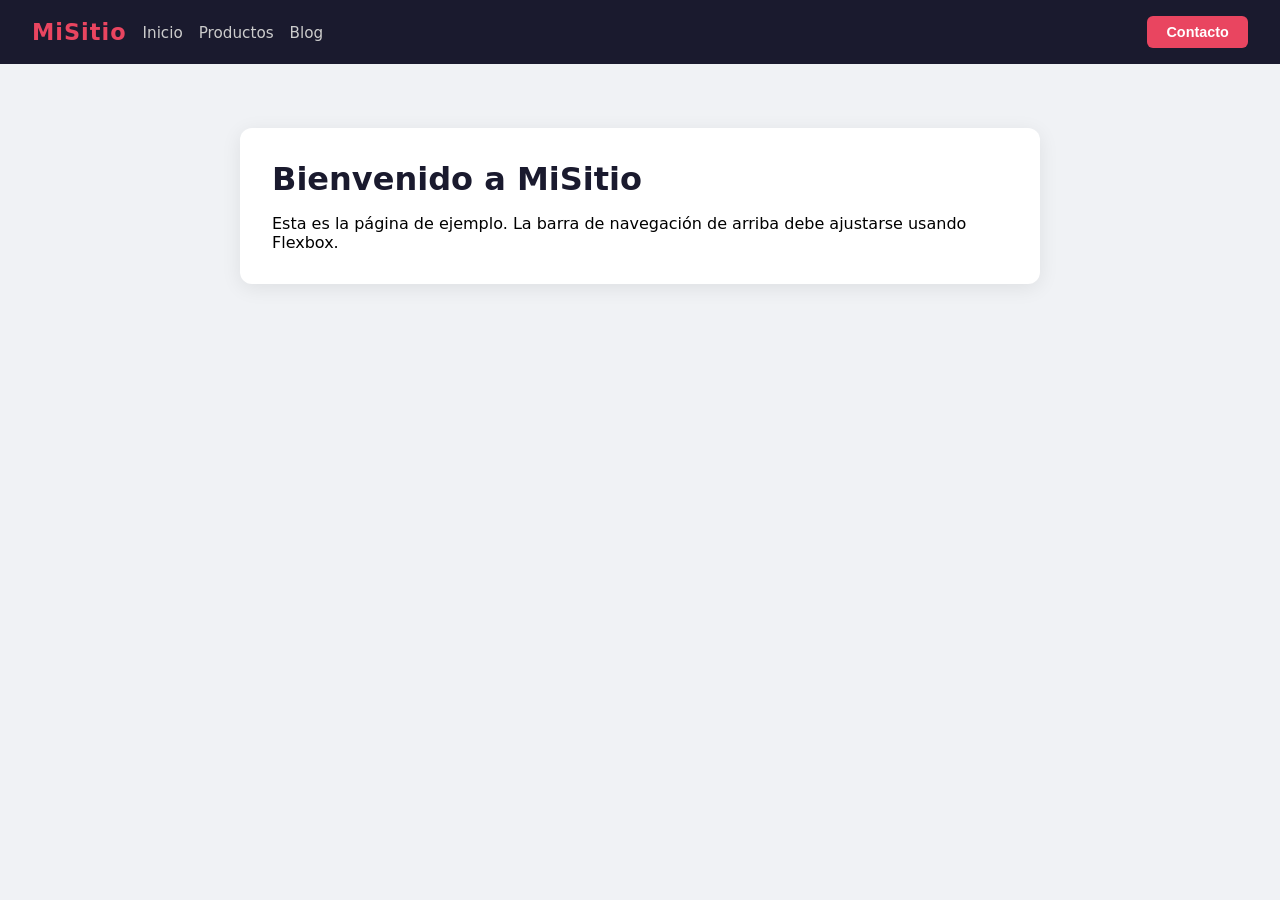
<file: ejercicios/01-flex-navegacion/index.html>
<!DOCTYPE html>
<html lang="es">
<head>
  <meta charset="UTF-8" />
  <meta name="viewport" content="width=device-width, initial-scale=1.0" />
  <title>Ejercicio 1 — Flexbox: Barra de Navegación</title>
  <link rel="stylesheet" href="styles.css" />
</head>
<body>

  <!-- ============================================================
       EJERCICIO 1: Barra de Navegación con Flexbox
       ============================================================
       OBJETIVO: Construir una barra de navegación usando Flexbox.

       RESULTADO ESPERADO:
       ┌──────────────────────────────────────────────────────┐
       │  Logo    Inicio  Productos  Blog        [Contacto]  │
       └──────────────────────────────────────────────────────┘
       - El logo queda a la izquierda.
       - Los links "Inicio", "Productos", "Blog" quedan al centro.
       - El botón "Contacto" queda al extremo derecho.
       - Todos los elementos están centrados verticalmente.

       TUS TAREAS (busca los comentarios TODO en styles.css):
       1. Activar Flexbox en el <nav>
       2. Alinear los ítems verticalmente al centro
       3. Distribuir el espacio entre los grupos
       4. Lograr que el botón quede siempre a la derecha
  ============================================================ -->

  <nav class="navbar">
    <div class="navbar__logo">MiSitio</div>

    <ul class="navbar__links">
      <li><a href="#">Inicio</a></li>
      <li><a href="#">Productos</a></li>
      <li><a href="#">Blog</a></li>
    </ul>

    <button class="navbar__cta">Contacto</button>
  </nav>

  <!-- Zona de referencia visual -->
  <main class="demo-content">
    <h1>Bienvenido a MiSitio</h1>
    <p>Esta es la página de ejemplo. La barra de navegación de arriba debe ajustarse usando Flexbox.</p>
  </main>

</body>
</html>
</file>
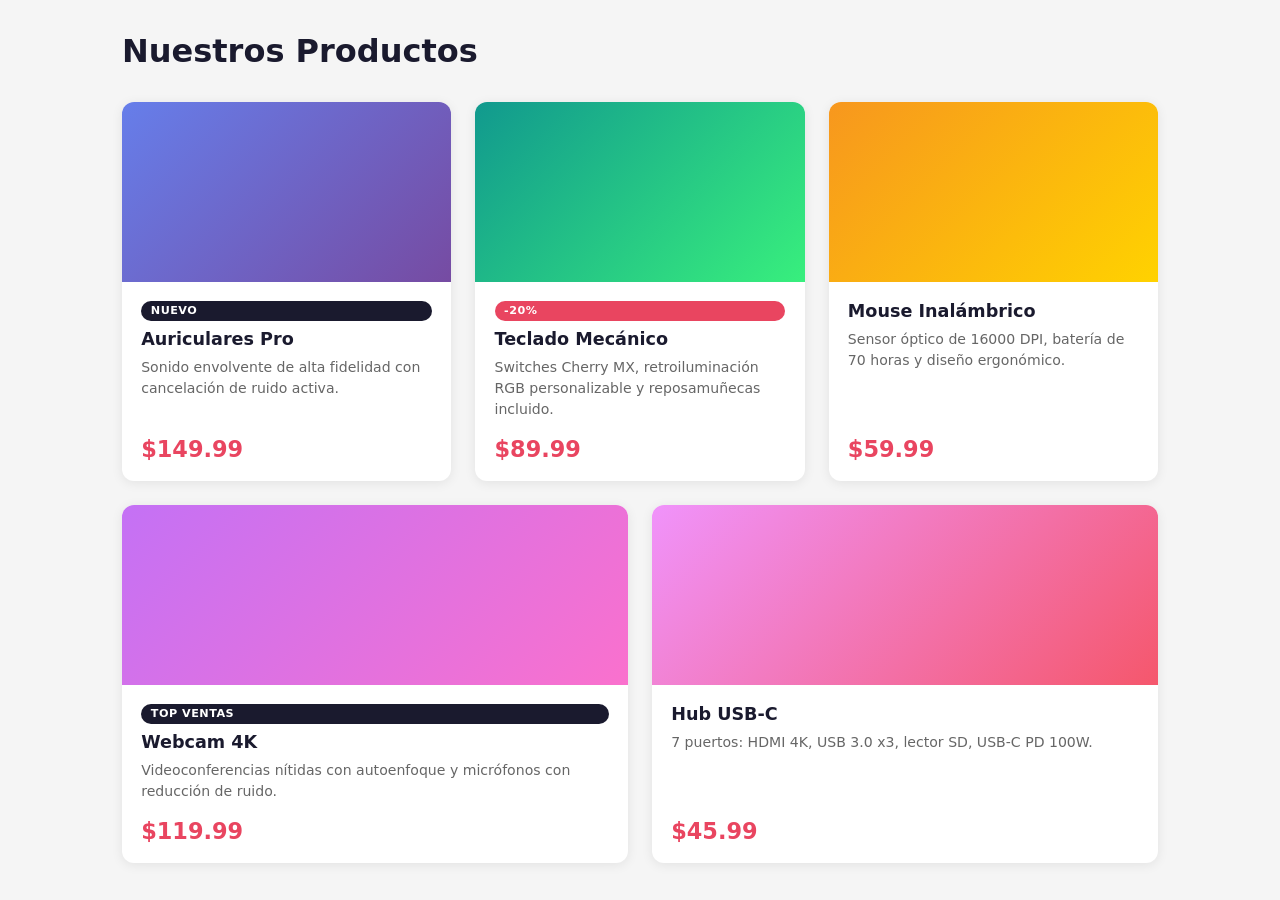
<file: ejercicios/02-flex-tarjetas/index.html>
<!DOCTYPE html>
<html lang="es">
<head>
  <meta charset="UTF-8" />
  <meta name="viewport" content="width=device-width, initial-scale=1.0" />
  <title>Ejercicio 2 — Flexbox: Tarjetas de Productos</title>
  <link rel="stylesheet" href="styles.css" />
</head>
<body>

  <!-- ============================================================
       EJERCICIO 2: Tarjetas de Productos con Flexbox
       ============================================================
       OBJETIVO: Crear una grilla de tarjetas que se adapte al
       ancho del contenedor usando flex-wrap.

       RESULTADO ESPERADO:
       ┌──────────┐ ┌──────────┐ ┌──────────┐
       │  Card 1  │ │  Card 2  │ │  Card 3  │
       │          │ │          │ │          │
       └──────────┘ └──────────┘ └──────────┘
       ┌──────────┐ ┌──────────┐
       │  Card 4  │ │  Card 5  │
       └──────────┘ └──────────┘

       - Máximo 3 tarjetas por fila.
       - Las tarjetas crecen para ocupar el espacio disponible.
       - Todas las tarjetas tienen la misma altura en cada fila.
       - El precio queda siempre al fondo de la tarjeta.

       TUS TAREAS (busca los comentarios TODO en styles.css):
       1. Activar Flexbox + flex-wrap en el contenedor
       2. Definir el ancho base de cada tarjeta (flex-basis)
       3. Permitir que las tarjetas crezcan (flex-grow)
       4. Usar Flexbox dentro de la tarjeta para empujar el precio
  ============================================================ -->

  <div class="page">
    <h1 class="page__title">Nuestros Productos</h1>

    <div class="products">

      <article class="card">
        <div class="card__image card__image--blue"></div>
        <div class="card__body">
          <span class="card__badge">Nuevo</span>
          <h2 class="card__title">Auriculares Pro</h2>
          <p class="card__desc">Sonido envolvente de alta fidelidad con cancelación de ruido activa.</p>
          <p class="card__price">$149.99</p>
        </div>
      </article>

      <article class="card">
        <div class="card__image card__image--green"></div>
        <div class="card__body">
          <span class="card__badge card__badge--sale">-20%</span>
          <h2 class="card__title">Teclado Mecánico</h2>
          <p class="card__desc">Switches Cherry MX, retroiluminación RGB personalizable y reposamuñecas incluido.</p>
          <p class="card__price">$89.99</p>
        </div>
      </article>

      <article class="card">
        <div class="card__image card__image--red"></div>
        <div class="card__body">
          <h2 class="card__title">Mouse Inalámbrico</h2>
          <p class="card__desc">Sensor óptico de 16000 DPI, batería de 70 horas y diseño ergonómico.</p>
          <p class="card__price">$59.99</p>
        </div>
      </article>

      <article class="card">
        <div class="card__image card__image--purple"></div>
        <div class="card__body">
          <span class="card__badge">Top ventas</span>
          <h2 class="card__title">Webcam 4K</h2>
          <p class="card__desc">Videoconferencias nítidas con autoenfoque y micrófonos con reducción de ruido.</p>
          <p class="card__price">$119.99</p>
        </div>
      </article>

      <article class="card">
        <div class="card__image card__image--orange"></div>
        <div class="card__body">
          <h2 class="card__title">Hub USB-C</h2>
          <p class="card__desc">7 puertos: HDMI 4K, USB 3.0 x3, lector SD, USB-C PD 100W.</p>
          <p class="card__price">$45.99</p>
        </div>
      </article>

    </div>
  </div>

</body>
</html>
</file>
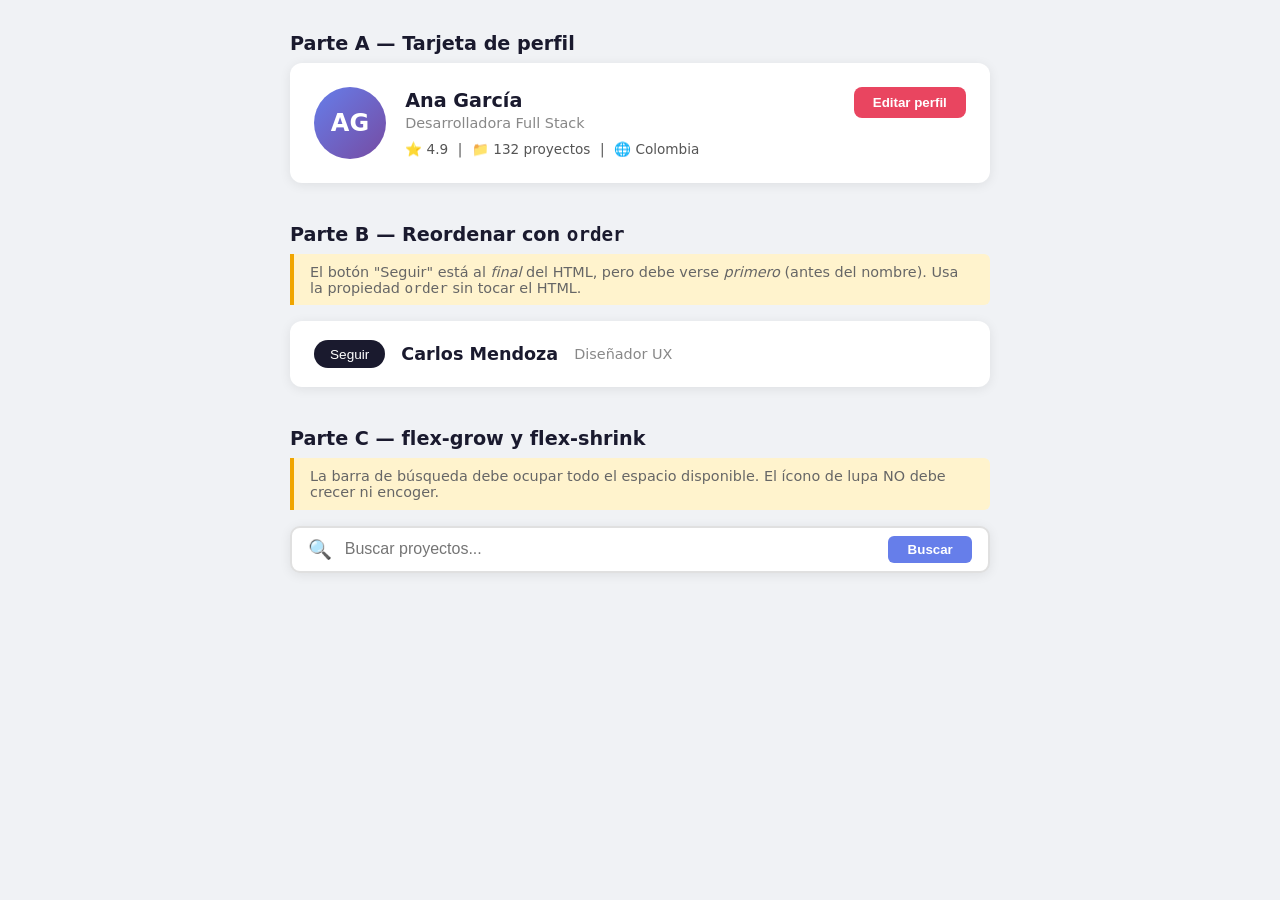
<file: ejercicios/03-flex-avanzado/index.html>
<!DOCTYPE html>
<html lang="es">
<head>
  <meta charset="UTF-8" />
  <meta name="viewport" content="width=device-width, initial-scale=1.0" />
  <title>Ejercicio 3 — Flexbox Avanzado: Perfil de Usuario</title>
  <link rel="stylesheet" href="styles.css" />
</head>
<body>

  <!-- ============================================================
       EJERCICIO 3: Perfil de Usuario — Flexbox Avanzado
       ============================================================
       OBJETIVO: Practicar align-self, order, flex-shrink y
       el shorthand flex:  flex-grow  flex-shrink  flex-basis.

       RESULTADO ESPERADO:
       ┌───────────────────────────────────────────────────┐
       │  [Avatar]  Ana García          [Editar perfil]    │
       │            Desarrolladora Full Stack              │
       │            ★ 4.9  |  📁 132 proyectos            │
       └───────────────────────────────────────────────────┘

       PARTE B — Reordenar con "order":
       El botón "Seguir" debe aparecer visualmente ANTES del
       nombre aunque en el HTML esté después.

       TUS TAREAS (busca los comentarios TODO en styles.css):
       1. Shorthand `flex` en varias secciones
       2. align-self para alinear el botón de forma diferente
       3. flex-shrink para que el avatar nunca se encoja
       4. Cambiar el orden visual con `order`
  ============================================================ -->

  <!-- PARTE A: Tarjeta de perfil -->
  <section class="section">
    <h2 class="section__title">Parte A — Tarjeta de perfil</h2>

    <div class="profile-card">
      <div class="profile-card__avatar">AG</div>

      <div class="profile-card__info">
        <h2 class="profile-card__name">Ana García</h2>
        <p class="profile-card__role">Desarrolladora Full Stack</p>
        <div class="profile-card__stats">
          <span>⭐ 4.9</span>
          <span>|</span>
          <span>📁 132 proyectos</span>
          <span>|</span>
          <span>🌐 Colombia</span>
        </div>
      </div>

      <button class="profile-card__btn">Editar perfil</button>
    </div>
  </section>

  <!-- PARTE B: Cambio de orden visual -->
  <section class="section">
    <h2 class="section__title">Parte B — Reordenar con <code>order</code></h2>
    <p class="section__hint">
      El botón "Seguir" está al <em>final</em> del HTML, pero debe verse <em>primero</em>
      (antes del nombre). Usa la propiedad <code>order</code> sin tocar el HTML.
    </p>

    <div class="order-demo">
      <div class="order-demo__name">Carlos Mendoza</div>
      <div class="order-demo__role">Diseñador UX</div>
      <!-- Este botón debe verse PRIMERO visualmente -->
      <button class="order-demo__follow">Seguir</button>
    </div>
  </section>

  <!-- PARTE C: Crecimiento controlado -->
  <section class="section">
    <h2 class="section__title">Parte C — flex-grow y flex-shrink</h2>
    <p class="section__hint">
      La barra de búsqueda debe ocupar todo el espacio disponible.
      El ícono de lupa NO debe crecer ni encoger.
    </p>

    <div class="search-bar">
      <span class="search-bar__icon">🔍</span>
      <input class="search-bar__input" type="text" placeholder="Buscar proyectos..." />
      <button class="search-bar__btn">Buscar</button>
    </div>
  </section>

</body>
</html>
</file>
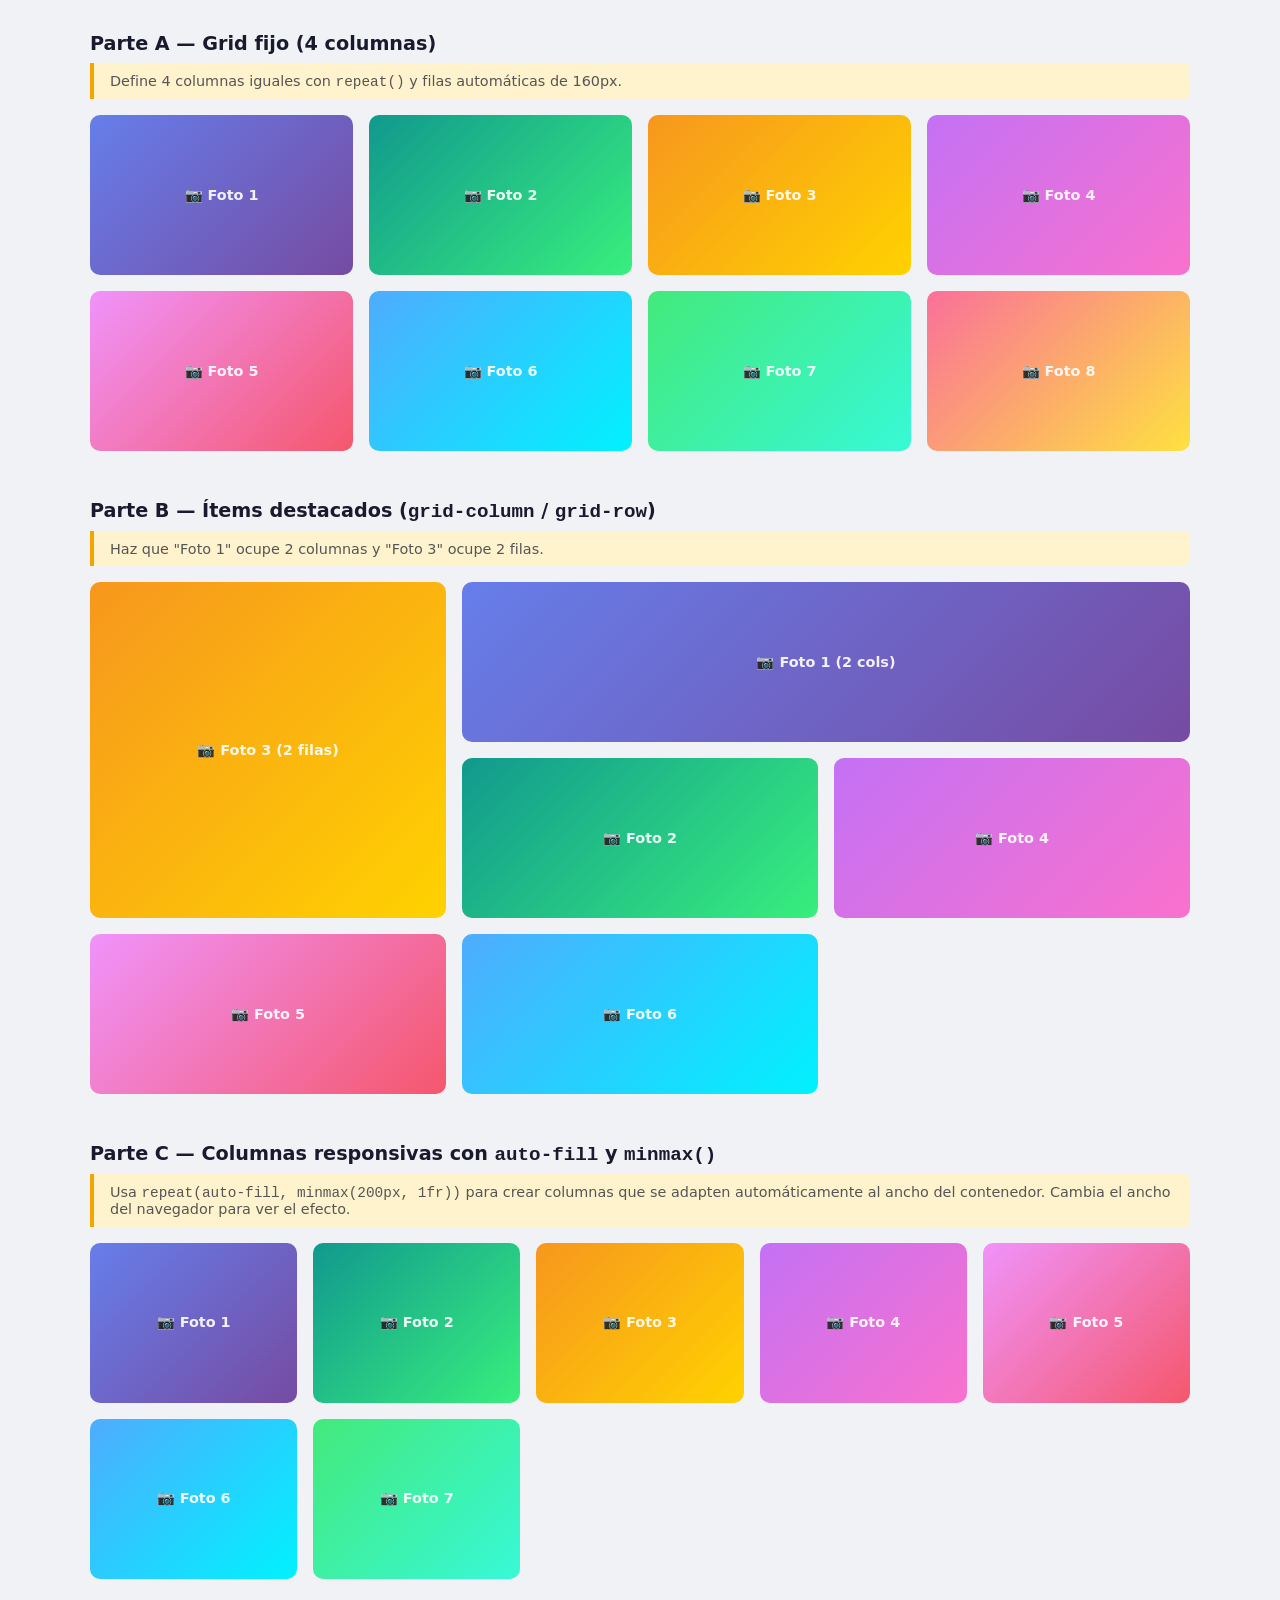
<file: ejercicios/04-grid-basico/index.html>
<!DOCTYPE html>
<html lang="es">
<head>
  <meta charset="UTF-8" />
  <meta name="viewport" content="width=device-width, initial-scale=1.0" />
  <title>Ejercicio 4 — CSS Grid Básico: Galería de Fotos</title>
  <link rel="stylesheet" href="styles.css" />
</head>
<body>

  <!-- ============================================================
       EJERCICIO 4: Galería de Fotos con CSS Grid
       ============================================================
       OBJETIVO: Aprender a definir columnas, filas, gap y el
       uso de repeat() y auto-fill/auto-fit.

       RESULTADO ESPERADO:
       ┌──────┐ ┌──────┐ ┌──────┐ ┌──────┐
       │  1   │ │  2   │ │  3   │ │  4   │
       └──────┘ └──────┘ └──────┘ └──────┘
       ┌──────┐ ┌──────┐ ┌──────┐ ┌──────┐
       │  5   │ │  6   │ │  7   │ │  8   │
       └──────┘ └──────┘ └──────┘ └──────┘

       PARTE B (destacada):
       ┌──────────────┐ ┌──────┐
       │  Foto 1      │ │  2   │  ← item 1 ocupa 2 columnas
       │  (2 cols)    │ └──────┘
       └──────────────┘ ┌──────┐
                        │  3   │
                        └──────┘

       TUS TAREAS (busca los comentarios TODO en styles.css):
       1. Definir columnas con grid-template-columns y repeat()
       2. Definir filas automáticas con grid-auto-rows
       3. Agregar gap entre celdas
       4. Hacer que un ítem ocupe múltiples columnas/filas
       5. Usar auto-fill para que las columnas sean responsivas
  ============================================================ -->

  <div class="page">

    <!-- PARTE A: Galería fija de 4 columnas -->
    <section class="section">
      <h2 class="section__title">Parte A — Grid fijo (4 columnas)</h2>
      <p class="section__hint">Define 4 columnas iguales con <code>repeat()</code> y filas automáticas de 160px.</p>

      <div class="gallery gallery--fixed">
        <div class="gallery__item gallery__item--c1">📷 Foto 1</div>
        <div class="gallery__item gallery__item--c2">📷 Foto 2</div>
        <div class="gallery__item gallery__item--c3">📷 Foto 3</div>
        <div class="gallery__item gallery__item--c4">📷 Foto 4</div>
        <div class="gallery__item gallery__item--c5">📷 Foto 5</div>
        <div class="gallery__item gallery__item--c6">📷 Foto 6</div>
        <div class="gallery__item gallery__item--c7">📷 Foto 7</div>
        <div class="gallery__item gallery__item--c8">📷 Foto 8</div>
      </div>
    </section>

    <!-- PARTE B: Ítems que abarcan varias celdas -->
    <section class="section">
      <h2 class="section__title">Parte B — Ítems destacados (<code>grid-column</code> / <code>grid-row</code>)</h2>
      <p class="section__hint">
        Haz que "Foto 1" ocupe 2 columnas y "Foto 3" ocupe 2 filas.
      </p>

      <div class="gallery gallery--featured">
        <div class="gallery__item gallery__item--c1 gallery__item--span-col">📷 Foto 1 (2 cols)</div>
        <div class="gallery__item gallery__item--c2">📷 Foto 2</div>
        <div class="gallery__item gallery__item--c3 gallery__item--span-row">📷 Foto 3 (2 filas)</div>
        <div class="gallery__item gallery__item--c4">📷 Foto 4</div>
        <div class="gallery__item gallery__item--c5">📷 Foto 5</div>
        <div class="gallery__item gallery__item--c6">📷 Foto 6</div>
      </div>
    </section>

    <!-- PARTE C: auto-fill responsivo -->
    <section class="section">
      <h2 class="section__title">Parte C — Columnas responsivas con <code>auto-fill</code> y <code>minmax()</code></h2>
      <p class="section__hint">
        Usa <code>repeat(auto-fill, minmax(200px, 1fr))</code> para crear columnas
        que se adapten automáticamente al ancho del contenedor.
        Cambia el ancho del navegador para ver el efecto.
      </p>

      <div class="gallery gallery--responsive">
        <div class="gallery__item gallery__item--c1">📷 Foto 1</div>
        <div class="gallery__item gallery__item--c2">📷 Foto 2</div>
        <div class="gallery__item gallery__item--c3">📷 Foto 3</div>
        <div class="gallery__item gallery__item--c4">📷 Foto 4</div>
        <div class="gallery__item gallery__item--c5">📷 Foto 5</div>
        <div class="gallery__item gallery__item--c6">📷 Foto 6</div>
        <div class="gallery__item gallery__item--c7">📷 Foto 7</div>
      </div>
    </section>

  </div>

</body>
</html>
</file>
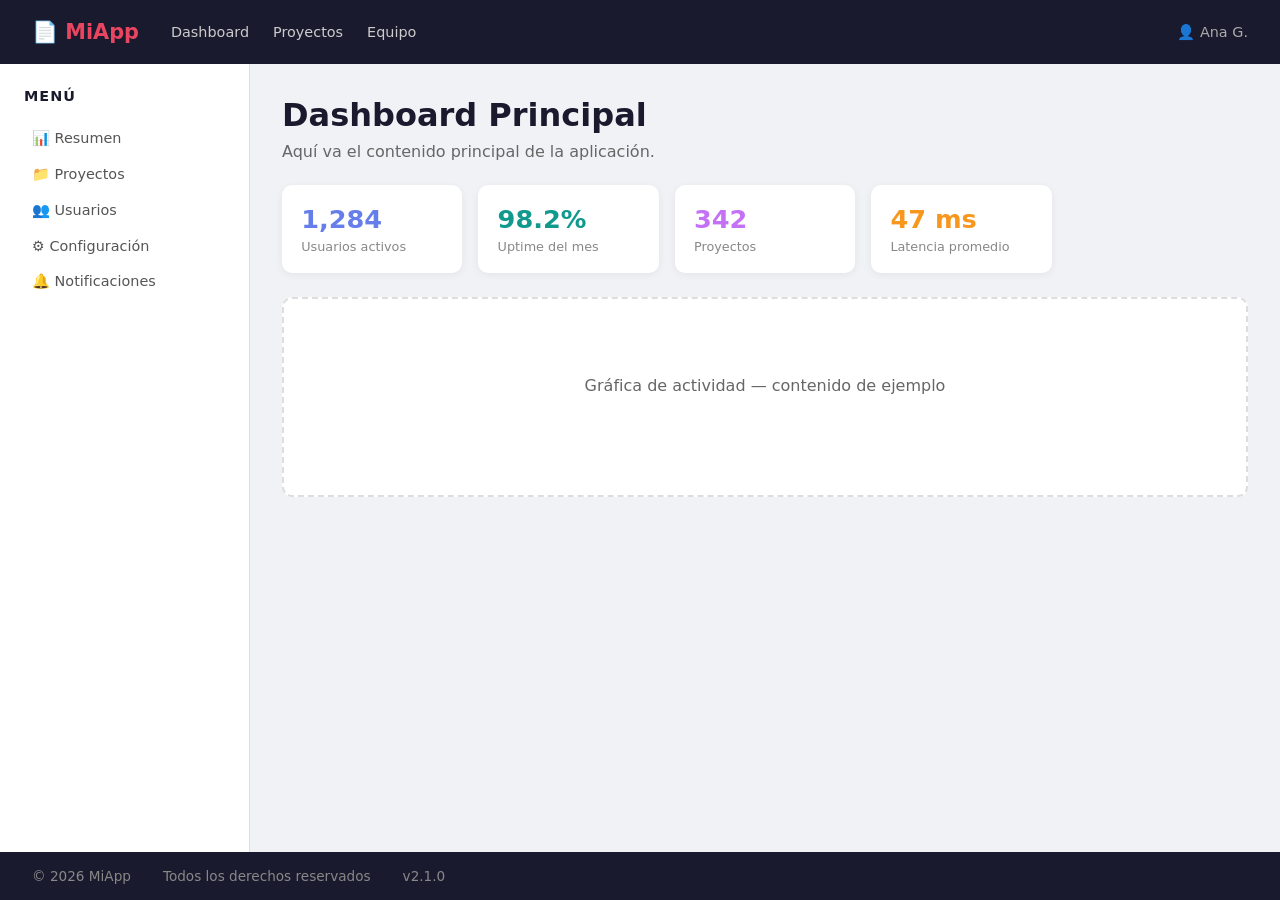
<file: ejercicios/05-grid-areas/index.html>
<!DOCTYPE html>
<html lang="es">
<head>
  <meta charset="UTF-8" />
  <meta name="viewport" content="width=device-width, initial-scale=1.0" />
  <title>Ejercicio 5 — CSS Grid: Layout de Página con Áreas</title>
  <link rel="stylesheet" href="styles.css" />
</head>
<body>

  <!-- ============================================================
       EJERCICIO 5: Layout de Página Completo con grid-template-areas
       ============================================================
       OBJETIVO: Construir el layout clásico de una página web
       usando grid-template-areas y la propiedad grid-area.

       RESULTADO ESPERADO:
       ┌──────────────────────────────┐
       │           HEADER             │  ← ocupa todo el ancho
       ├────────┬─────────────────────┤
       │        │                     │
       │ SIDEBAR│       MAIN          │  ← sidebar 250px, main 1fr
       │        │                     │
       ├────────┴──────────┬──────────┤
       │      FOOTER L     │ FOOTER R │  ← footer en 2 columnas
       └───────────────────┴──────────┘

       TUS TAREAS (busca los comentarios TODO en styles.css):
       1. Definir grid-template-areas
       2. Definir columnas y filas
       3. Asignar grid-area a cada hijo
       4. BONUS: hacer el layout responsive (sidebar abajo en móvil)
  ============================================================ -->

  <div class="layout">

    <header class="layout__header">
      <div class="layout__header-brand">📄 MiApp</div>
      <nav class="layout__header-nav">
        <a href="#">Dashboard</a>
        <a href="#">Proyectos</a>
        <a href="#">Equipo</a>
      </nav>
      <div class="layout__header-user">👤 Ana G.</div>
    </header>

    <aside class="layout__sidebar">
      <h3>Menú</h3>
      <ul>
        <li>📊 Resumen</li>
        <li>📁 Proyectos</li>
        <li>👥 Usuarios</li>
        <li>⚙️ Configuración</li>
        <li>🔔 Notificaciones</li>
      </ul>
    </aside>

    <main class="layout__main">
      <h1>Dashboard Principal</h1>
      <p>Aquí va el contenido principal de la aplicación.</p>

      <!-- Mini-grid de estadísticas dentro del main -->
      <div class="stats">
        <div class="stat stat--blue">
          <span class="stat__value">1,284</span>
          <span class="stat__label">Usuarios activos</span>
        </div>
        <div class="stat stat--green">
          <span class="stat__value">98.2%</span>
          <span class="stat__label">Uptime del mes</span>
        </div>
        <div class="stat stat--purple">
          <span class="stat__value">342</span>
          <span class="stat__label">Proyectos</span>
        </div>
        <div class="stat stat--orange">
          <span class="stat__value">47 ms</span>
          <span class="stat__label">Latencia promedio</span>
        </div>
      </div>

      <div class="content-placeholder">
        <p>Gráfica de actividad — contenido de ejemplo</p>
      </div>
    </main>

    <footer class="layout__footer">
      <span>© 2026 MiApp</span>
      <span>Todos los derechos reservados</span>
      <span>v2.1.0</span>
    </footer>

  </div>

</body>
</html>
</file>
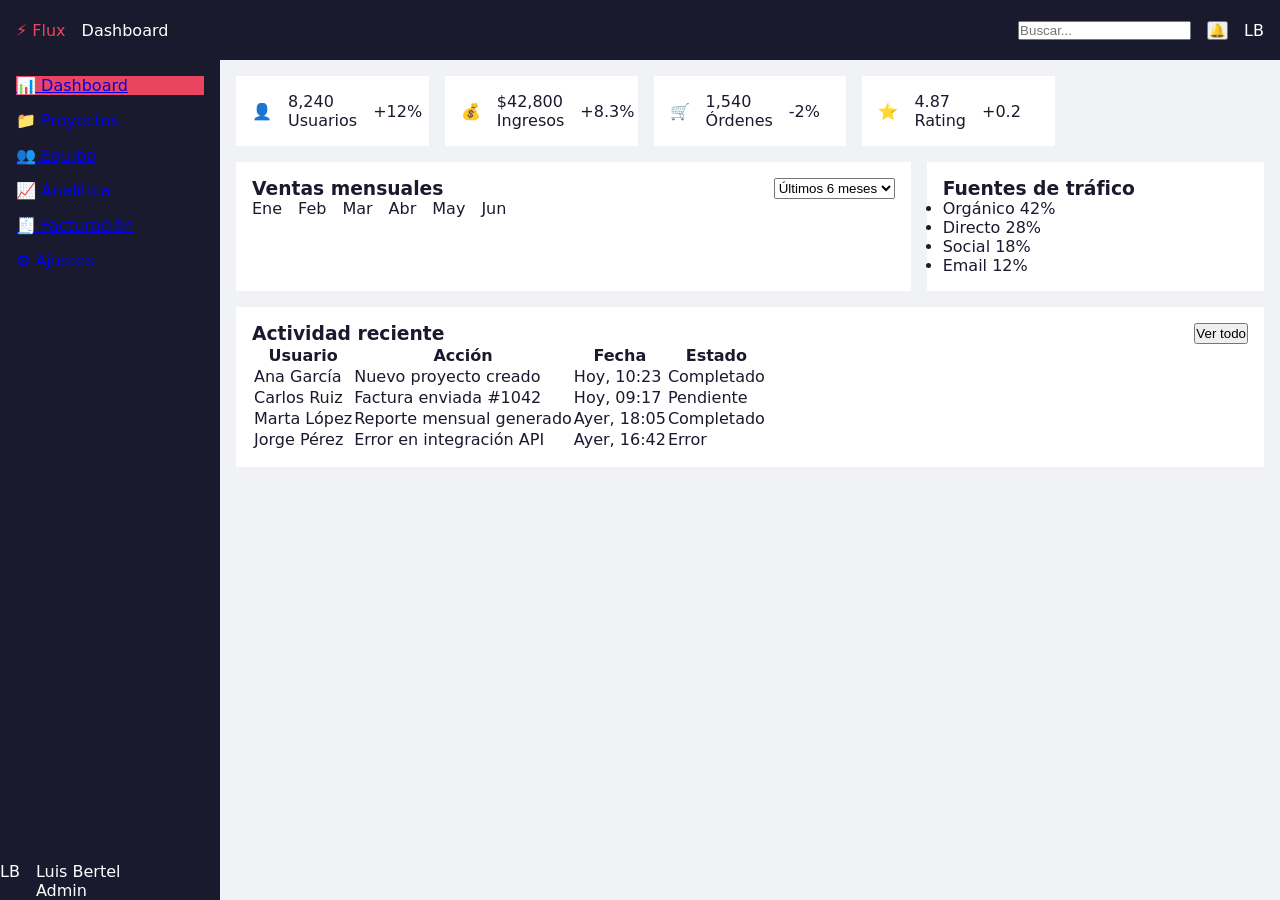
<file: ejercicios/06-flex-grid-dashboard/index.html>
<!DOCTYPE html>
<html lang="es">
<head>
  <meta charset="UTF-8" />
  <meta name="viewport" content="width=device-width, initial-scale=1.0" />
  <title>Ejercicio 6 — Flex + Grid: Dashboard Completo</title>
  <link rel="stylesheet" href="styles.css" />
</head>
<body>

  <!-- ============================================================
       EJERCICIO 6: Dashboard — Combinando Flexbox y Grid
       ============================================================
       OBJETIVO: En este ejercicio final integras lo aprendido:
       - CSS Grid para el layout macro de la página
       - CSS Grid para distribuir widgets en el área central
       - Flexbox para el interior de cada componente (navbar,
         tarjetas, listas)

       No hay TODOs individuales: el archivo styles.css está
       completamente en blanco. Debes escribir todo el CSS desde
       cero siguiendo los wireframes de abajo.

       WIREFRAME GENERAL:
       ┌─────────────────────────────────────────────┐
       │                  TOPBAR                     │  h: 60px
       ├───────────┬─────────────────────────────────┤
       │           │  ┌────┐ ┌────┐ ┌────┐ ┌────┐   │
       │  SIDEBAR  │  │KPI │ │KPI │ │KPI │ │KPI │   │  auto
       │  (220px)  │  └────┘ └────┘ └────┘ └────┘   │
       │           │  ┌──────────────┐ ┌───────────┐ │
       │           │  │  CHART BIG   │ │ CHART SM  │ │  auto
       │           │  └──────────────┘ └───────────┘ │
       │           │  ┌──────────────────────────────┐│
       │           │  │       TABLA DE ACTIVIDAD      ││  auto
       │           │  └──────────────────────────────┘│
       └───────────┴─────────────────────────────────┘

       PISTAS:
       - El layout global usa grid-template-areas (topbar, sidebar, main)
       - Los KPIs usan grid con repeat(auto-fill, minmax(180px, 1fr))
       - Los charts usan grid de 2 columnas (2fr 1fr)
       - Dentro de cada widget usa Flexbox para el contenido
       - La topbar usa Flexbox con justify-content: space-between
  ============================================================ -->

  <div class="app">

    <!-- TOPBAR -->
    <header class="topbar">
      <div class="topbar__left">
        <span class="topbar__logo">⚡ Flux</span>
        <span class="topbar__page">Dashboard</span>
      </div>
      <div class="topbar__right">
        <input class="topbar__search" type="search" placeholder="Buscar..." />
        <button class="topbar__notif">🔔</button>
        <div class="topbar__avatar">LB</div>
      </div>
    </header>

    <!-- SIDEBAR -->
    <aside class="sidebar">
      <nav class="sidebar__nav">
        <a class="sidebar__link sidebar__link--active" href="#">📊 Dashboard</a>
        <a class="sidebar__link" href="#">📁 Proyectos</a>
        <a class="sidebar__link" href="#">👥 Equipo</a>
        <a class="sidebar__link" href="#">📈 Analítica</a>
        <a class="sidebar__link" href="#">🧾 Facturación</a>
        <a class="sidebar__link" href="#">⚙️ Ajustes</a>
      </nav>
      <div class="sidebar__footer">
        <div class="sidebar__user">
          <div class="sidebar__user-avatar">LB</div>
          <div>
            <p class="sidebar__user-name">Luis Bertel</p>
            <p class="sidebar__user-role">Admin</p>
          </div>
        </div>
      </div>
    </aside>

    <!-- MAIN -->
    <main class="main">

      <!-- KPIs -->
      <div class="kpi-grid">
        <div class="kpi kpi--blue">
          <span class="kpi__icon">👤</span>
          <div>
            <p class="kpi__value">8,240</p>
            <p class="kpi__label">Usuarios</p>
          </div>
          <span class="kpi__delta kpi__delta--up">+12%</span>
        </div>
        <div class="kpi kpi--green">
          <span class="kpi__icon">💰</span>
          <div>
            <p class="kpi__value">$42,800</p>
            <p class="kpi__label">Ingresos</p>
          </div>
          <span class="kpi__delta kpi__delta--up">+8.3%</span>
        </div>
        <div class="kpi kpi--purple">
          <span class="kpi__icon">🛒</span>
          <div>
            <p class="kpi__value">1,540</p>
            <p class="kpi__label">Órdenes</p>
          </div>
          <span class="kpi__delta kpi__delta--down">-2%</span>
        </div>
        <div class="kpi kpi--orange">
          <span class="kpi__icon">⭐</span>
          <div>
            <p class="kpi__value">4.87</p>
            <p class="kpi__label">Rating</p>
          </div>
          <span class="kpi__delta kpi__delta--up">+0.2</span>
        </div>
      </div>

      <!-- Charts -->
      <div class="charts-grid">
        <div class="chart chart--big">
          <div class="chart__header">
            <h3>Ventas mensuales</h3>
            <select><option>Últimos 6 meses</option></select>
          </div>
          <div class="chart__body">
            <!-- Barras simuladas -->
            <div class="bar-chart">
              <div class="bar bar--1"><span>Ene</span></div>
              <div class="bar bar--2"><span>Feb</span></div>
              <div class="bar bar--3"><span>Mar</span></div>
              <div class="bar bar--4"><span>Abr</span></div>
              <div class="bar bar--5"><span>May</span></div>
              <div class="bar bar--6"><span>Jun</span></div>
            </div>
          </div>
        </div>

        <div class="chart chart--small">
          <div class="chart__header">
            <h3>Fuentes de tráfico</h3>
          </div>
          <div class="chart__body">
            <ul class="source-list">
              <li class="source-list__item">
                <span class="source-list__dot source-list__dot--blue"></span>
                <span class="source-list__name">Orgánico</span>
                <span class="source-list__value">42%</span>
              </li>
              <li class="source-list__item">
                <span class="source-list__dot source-list__dot--green"></span>
                <span class="source-list__name">Directo</span>
                <span class="source-list__value">28%</span>
              </li>
              <li class="source-list__item">
                <span class="source-list__dot source-list__dot--purple"></span>
                <span class="source-list__name">Social</span>
                <span class="source-list__value">18%</span>
              </li>
              <li class="source-list__item">
                <span class="source-list__dot source-list__dot--orange"></span>
                <span class="source-list__name">Email</span>
                <span class="source-list__value">12%</span>
              </li>
            </ul>
          </div>
        </div>
      </div>

      <!-- Tabla de actividad -->
      <div class="activity">
        <div class="activity__header">
          <h3>Actividad reciente</h3>
          <button class="activity__btn">Ver todo</button>
        </div>
        <table class="activity__table">
          <thead>
            <tr>
              <th>Usuario</th>
              <th>Acción</th>
              <th>Fecha</th>
              <th>Estado</th>
            </tr>
          </thead>
          <tbody>
            <tr>
              <td>Ana García</td>
              <td>Nuevo proyecto creado</td>
              <td>Hoy, 10:23</td>
              <td><span class="badge badge--green">Completado</span></td>
            </tr>
            <tr>
              <td>Carlos Ruiz</td>
              <td>Factura enviada #1042</td>
              <td>Hoy, 09:17</td>
              <td><span class="badge badge--yellow">Pendiente</span></td>
            </tr>
            <tr>
              <td>Marta López</td>
              <td>Reporte mensual generado</td>
              <td>Ayer, 18:05</td>
              <td><span class="badge badge--green">Completado</span></td>
            </tr>
            <tr>
              <td>Jorge Pérez</td>
              <td>Error en integración API</td>
              <td>Ayer, 16:42</td>
              <td><span class="badge badge--red">Error</span></td>
            </tr>
          </tbody>
        </table>
      </div>

    </main>
  </div>

</body>
</html>
</file>
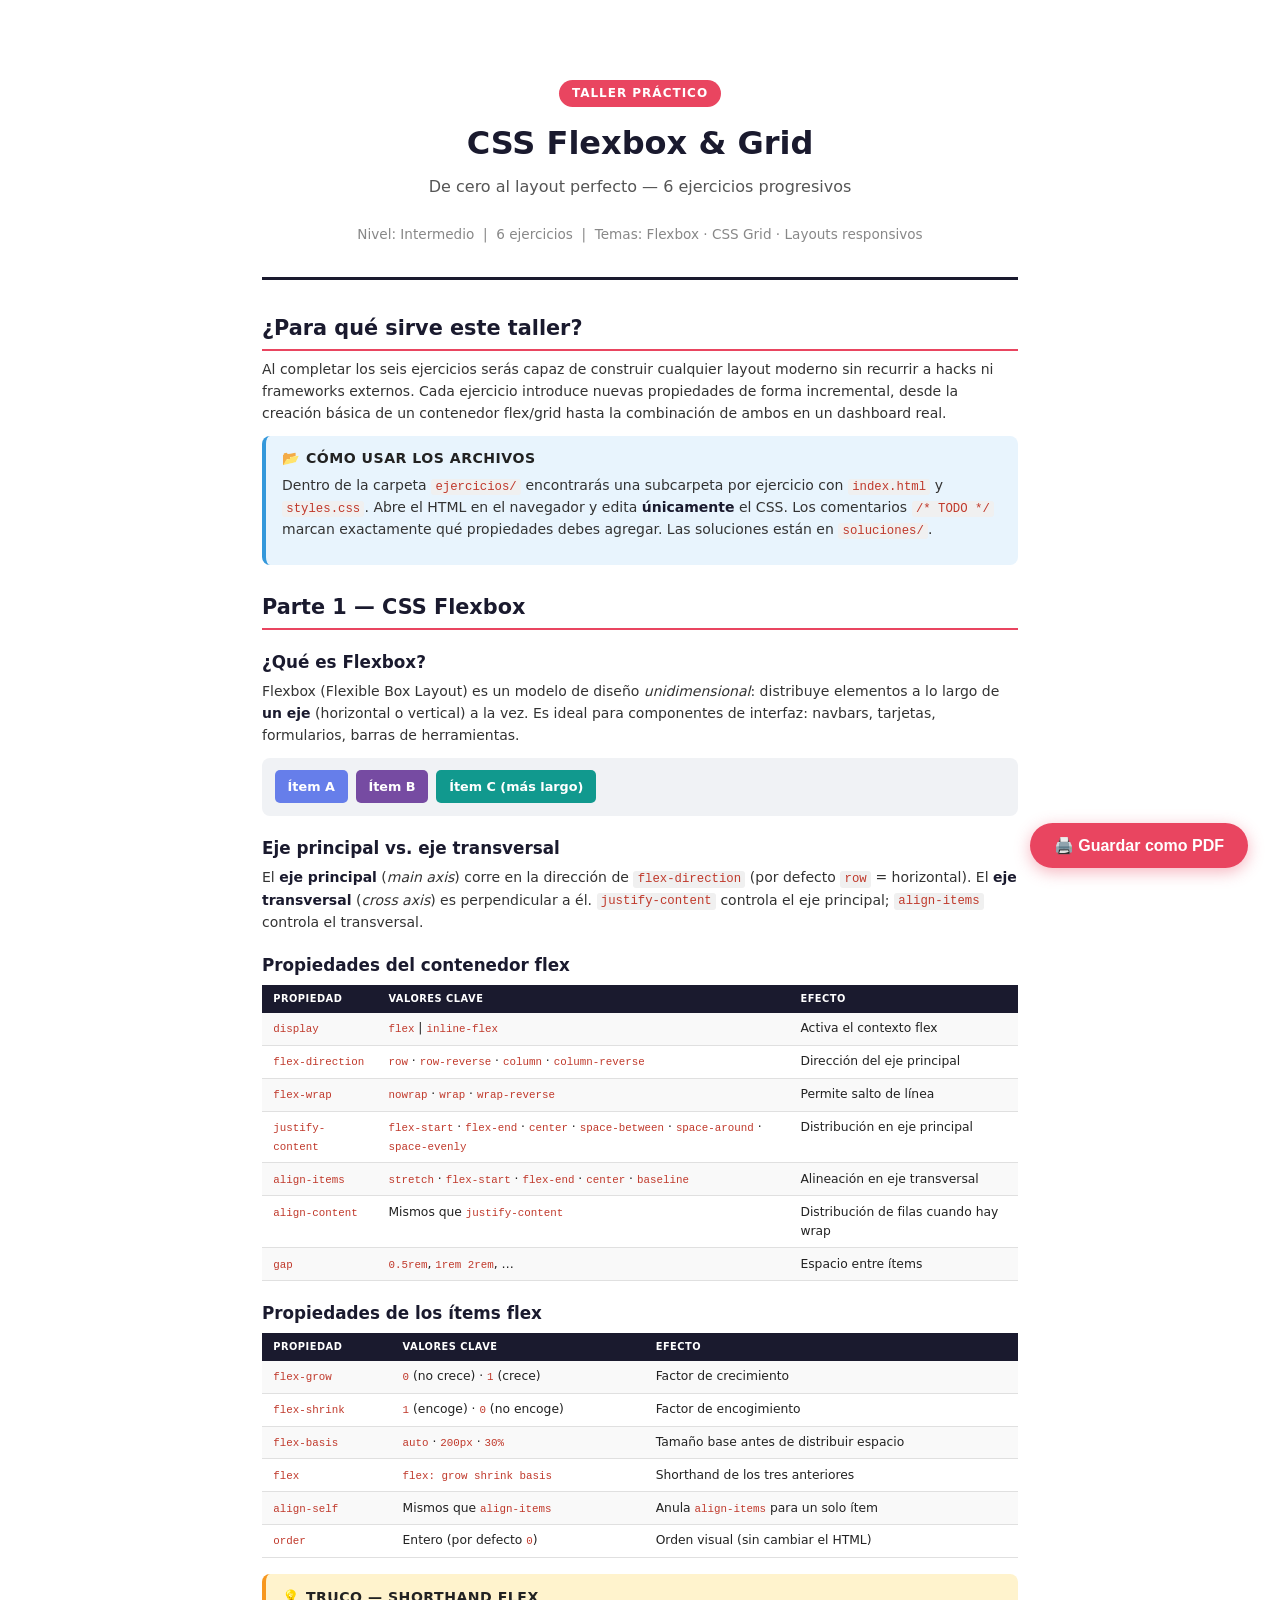
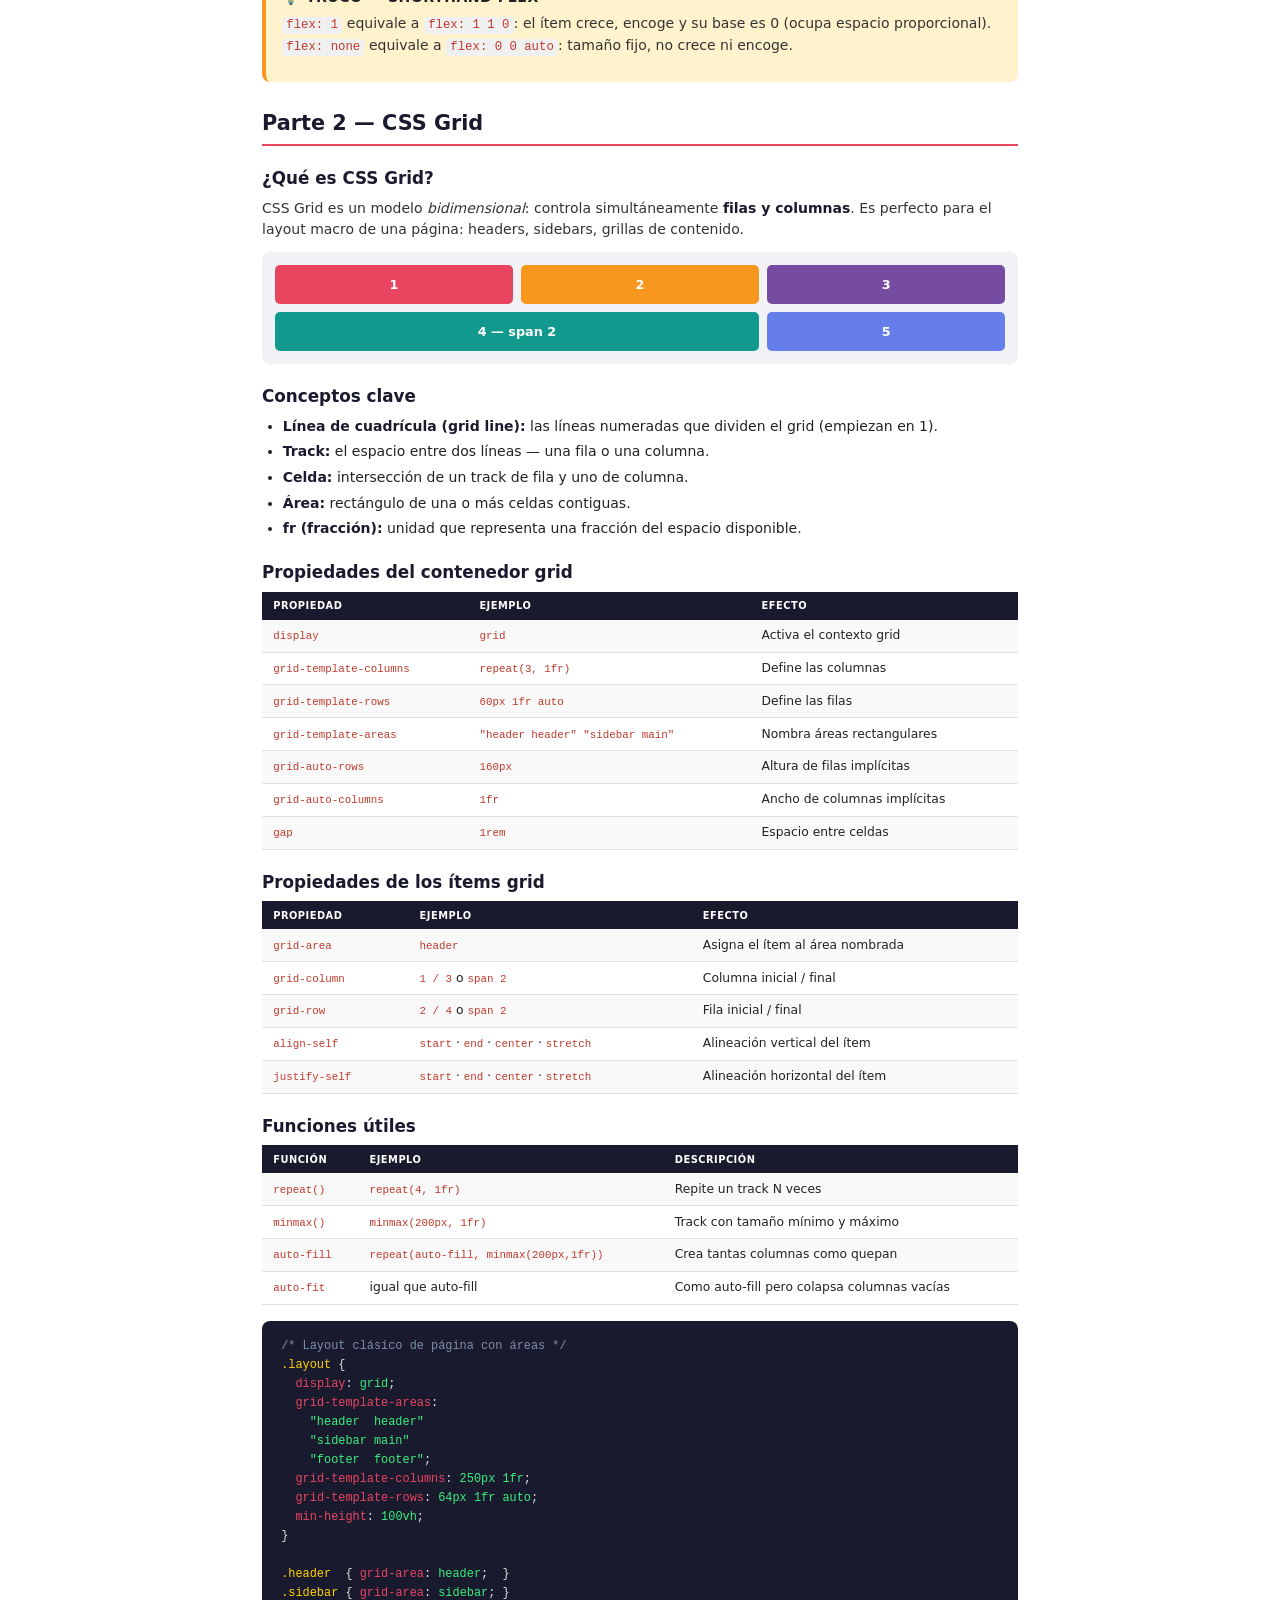
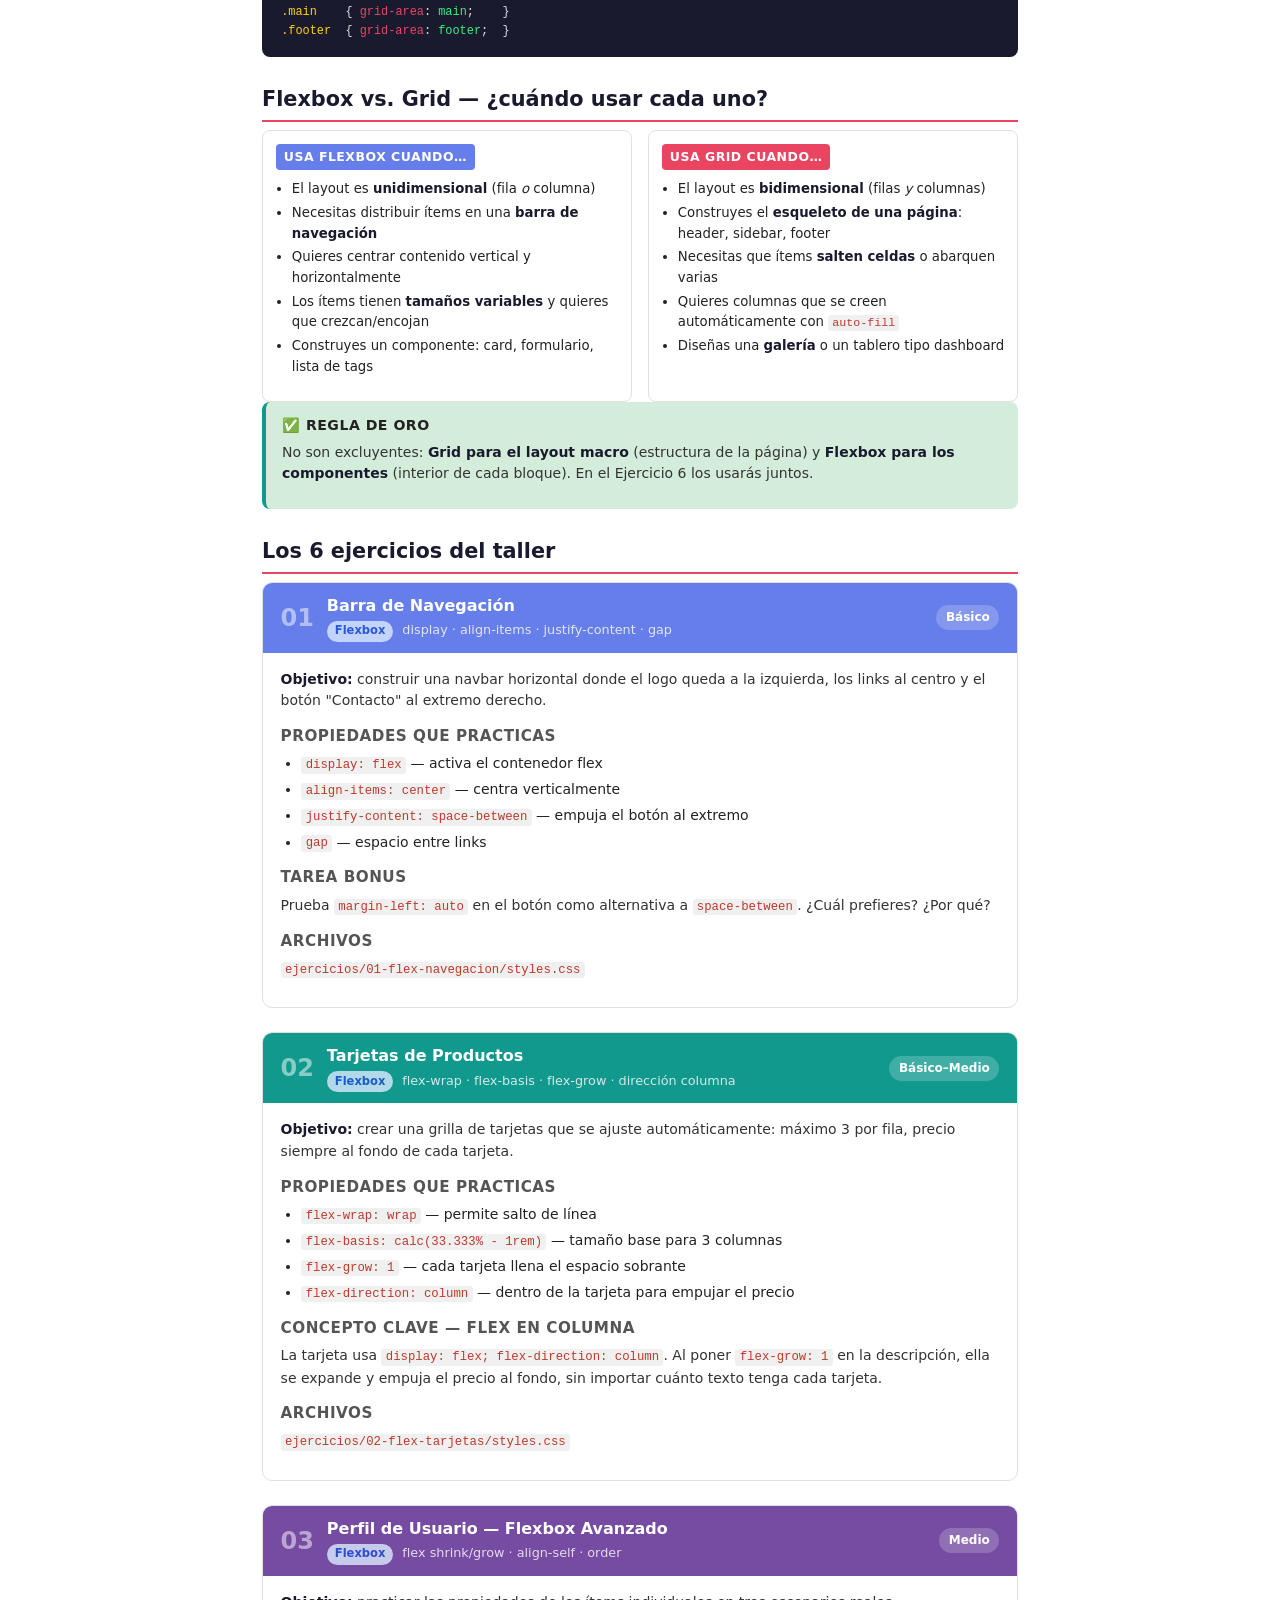
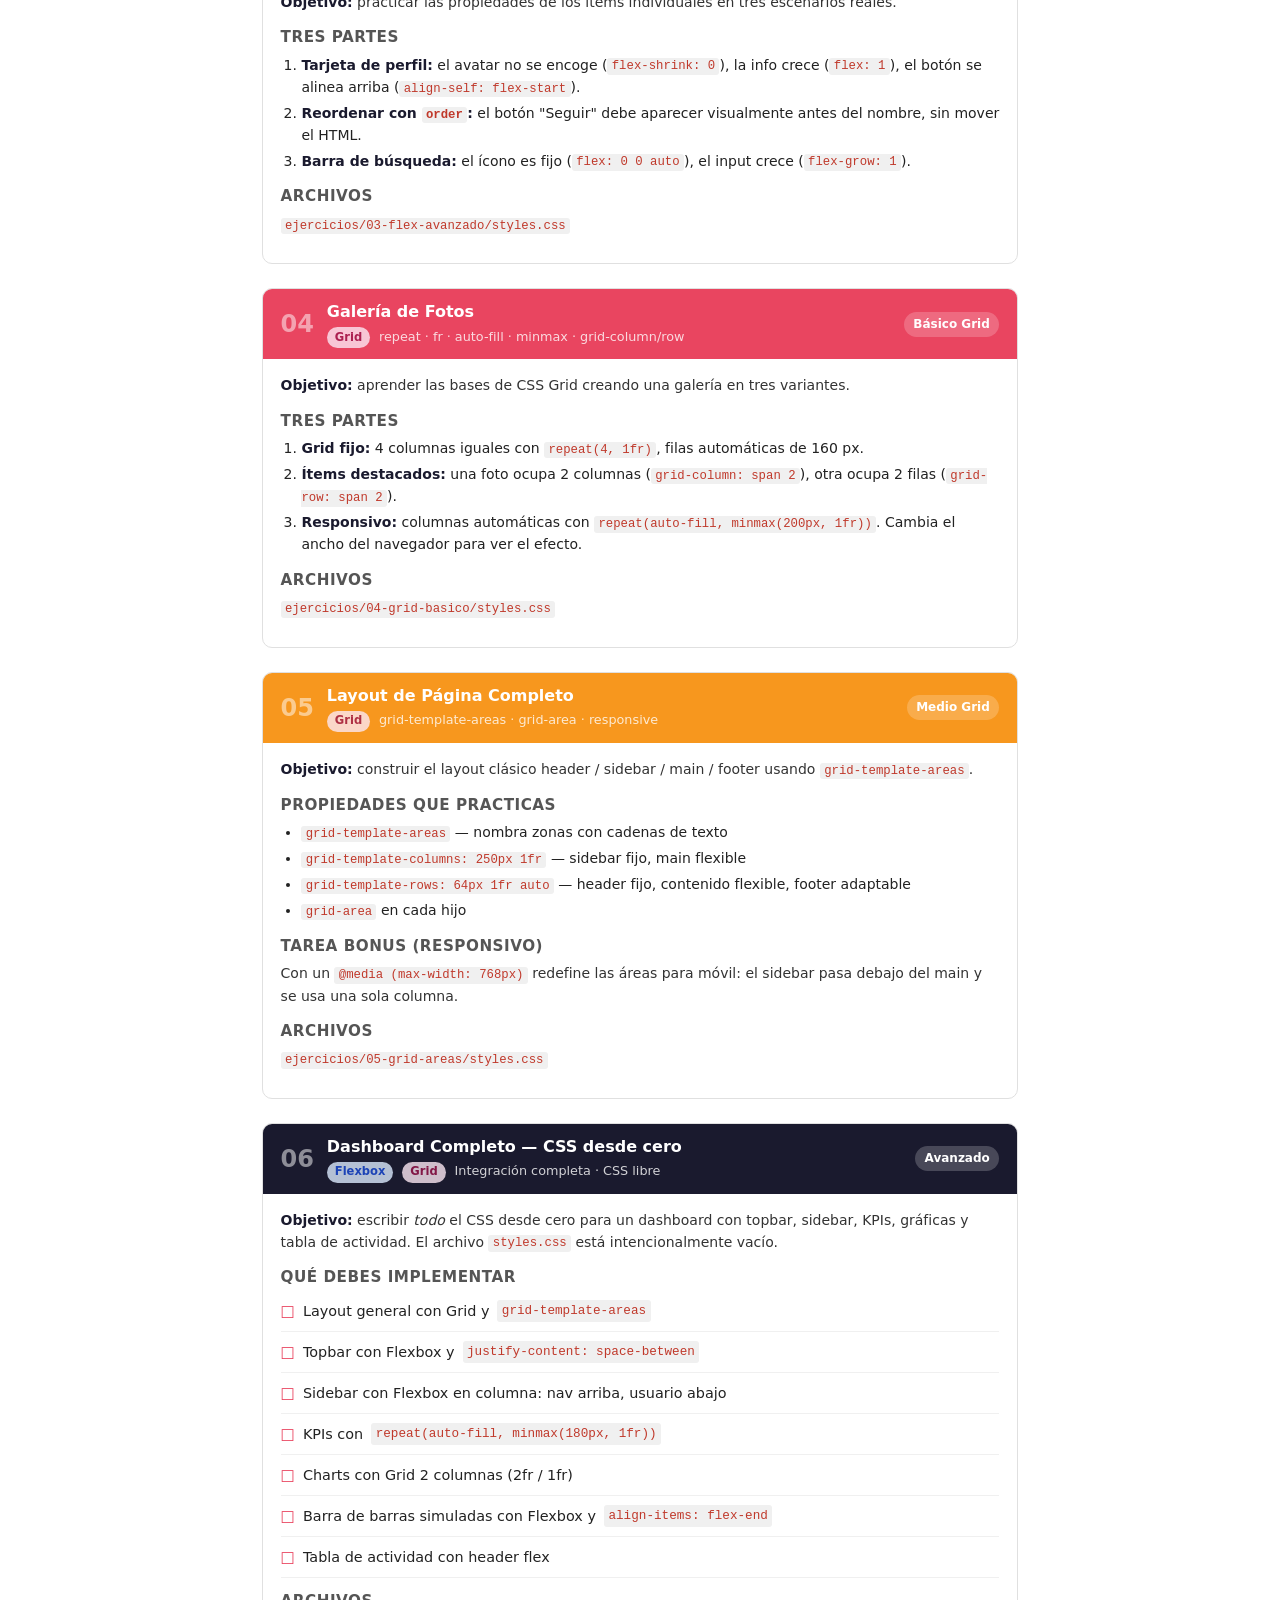
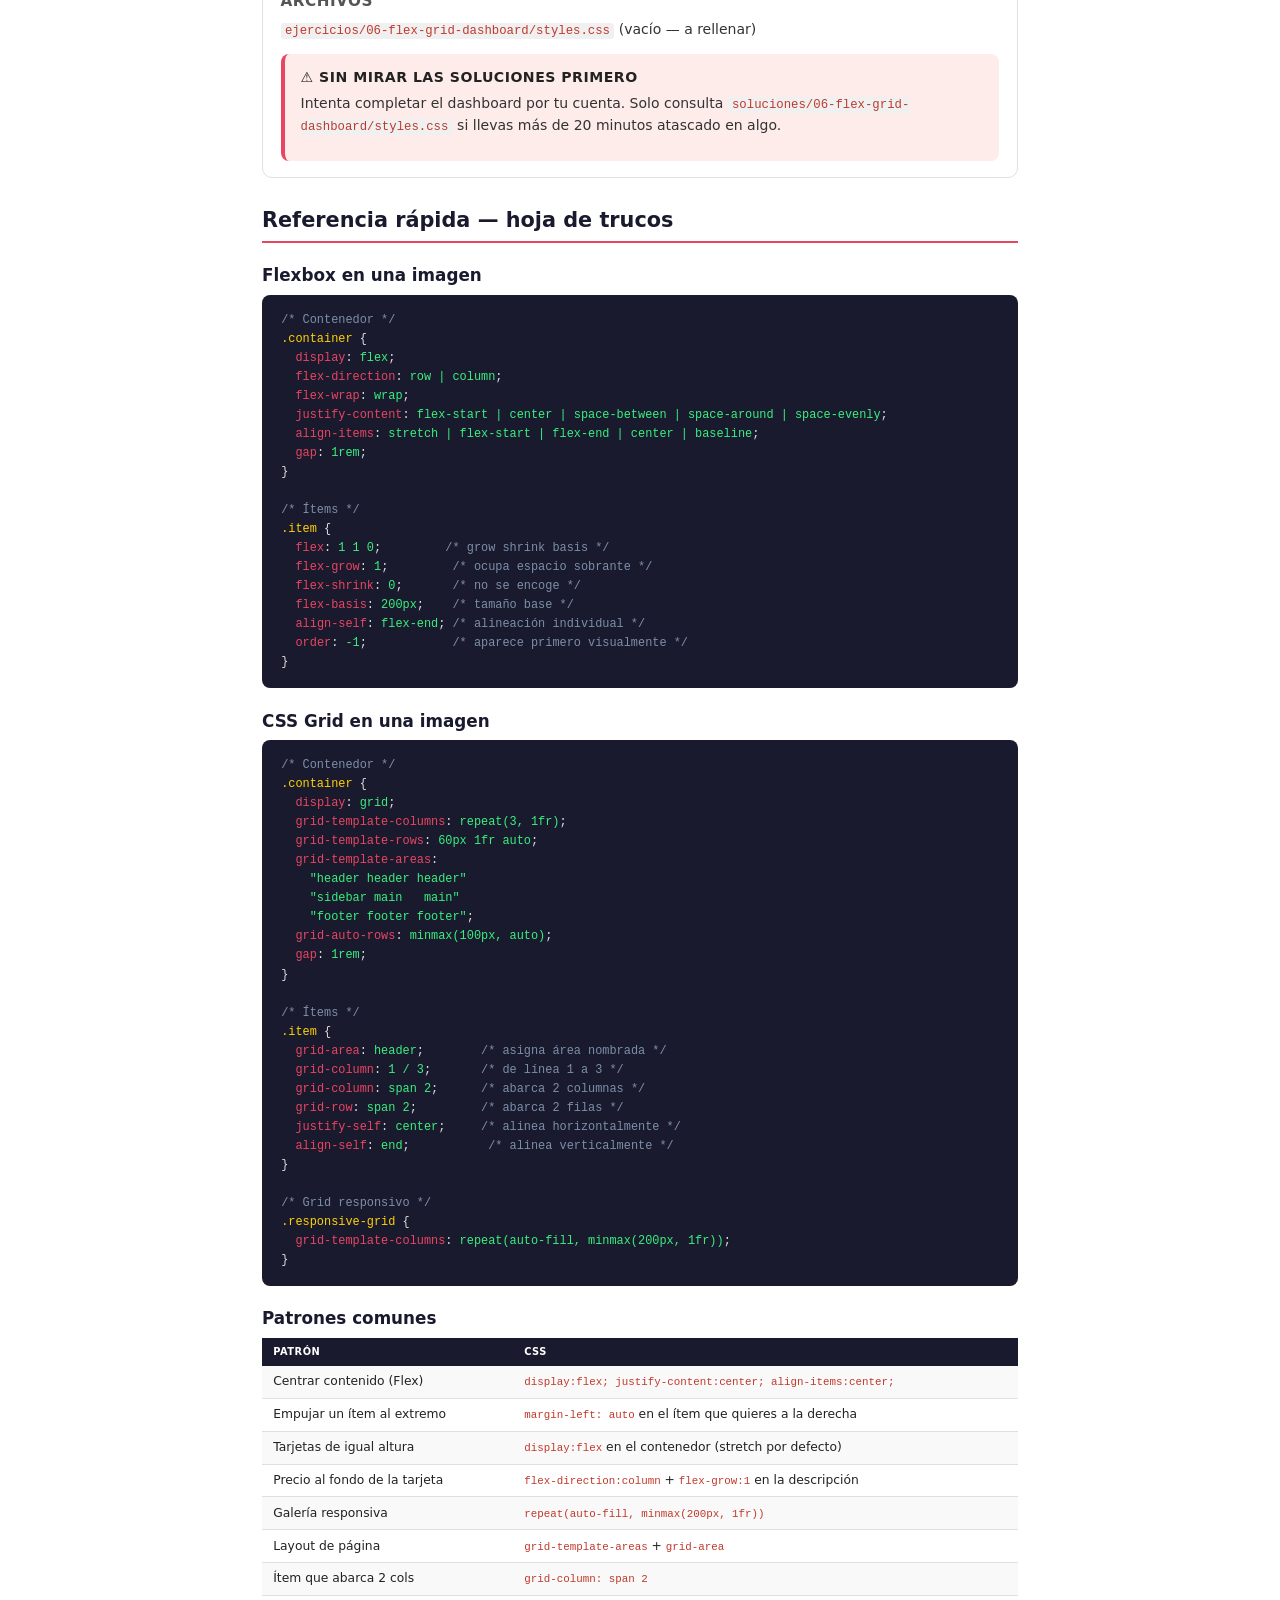
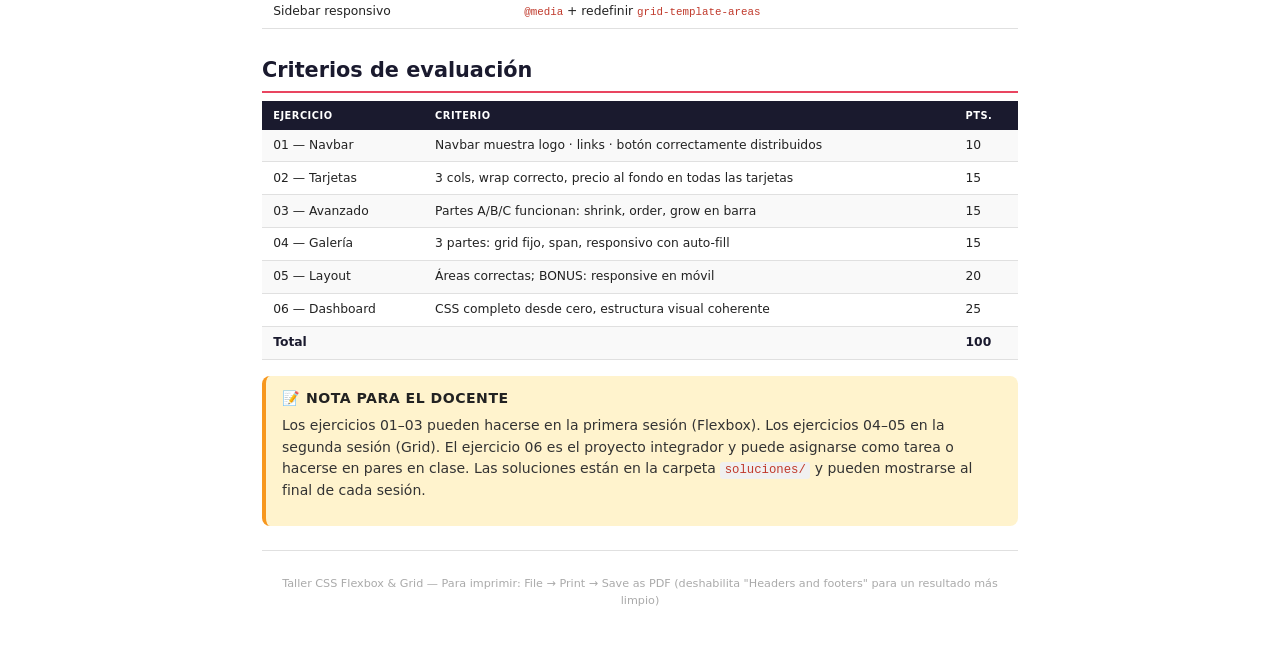
<file: guia/guia-taller.html>
<!DOCTYPE html>
<html lang="es">
<head>
  <meta charset="UTF-8" />
  <meta name="viewport" content="width=device-width, initial-scale=1.0" />
  <title>Guía del Taller — CSS Flexbox y Grid</title>
  <style>
    /* ── Reset & base ── */
    *, *::before, *::after { box-sizing: border-box; margin: 0; padding: 0; }

    :root {
      --dark:    #1a1a2e;
      --red:     #e94560;
      --blue:    #667eea;
      --green:   #11998e;
      --purple:  #764ba2;
      --orange:  #f7971e;
      --gray:    #555;
      --light:   #f5f5f5;
      --border:  #e0e0e0;
    }

    body {
      font-family: 'Segoe UI', system-ui, sans-serif;
      font-size: 10.5pt;
      line-height: 1.55;
      color: #222;
      background: #fff;
      max-width: 820px;
      margin: 0 auto;
      padding: 2rem;
    }

    /* ── Print ── */
    @media print {
      body { padding: 0; max-width: 100%; font-size: 10pt; }
      .no-print { display: none; }
      .page-break { page-break-before: always; }
      a { color: inherit; }
    }

    /* ── Typography ── */
    h1 { font-size: 2rem;   color: var(--dark); margin-bottom: 0.4rem; }
    h2 { font-size: 1.3rem; color: var(--dark); margin: 1.6rem 0 0.5rem; border-bottom: 2px solid var(--red); padding-bottom: 0.3rem; }
    h3 { font-size: 1.05rem; color: var(--dark); margin: 1.2rem 0 0.4rem; }
    h4 { font-size: 0.95rem; color: var(--gray); margin: 0.8rem 0 0.3rem; text-transform: uppercase; letter-spacing: 0.5px; }
    p  { margin-bottom: 0.7rem; color: #333; }
    ul, ol { padding-left: 1.3rem; margin-bottom: 0.7rem; }
    li { margin-bottom: 0.25rem; }
    strong { color: var(--dark); }
    code {
      font-family: 'Courier New', monospace;
      font-size: 0.88em;
      background: #f0f0f0;
      padding: 0.1em 0.35em;
      border-radius: 3px;
      color: #c0392b;
    }
    pre {
      background: var(--dark);
      color: #e0e0e0;
      border-radius: 8px;
      padding: 1rem 1.2rem;
      font-family: 'Courier New', monospace;
      font-size: 0.85em;
      line-height: 1.6;
      overflow-x: auto;
      margin-bottom: 0.8rem;
    }
    pre .c  { color: #7c8fa8; }   /* comment */
    pre .p  { color: #e94560; }   /* property */
    pre .v  { color: #38ef7d; }   /* value */
    pre .s  { color: #ffd200; }   /* selector */

    /* ── Cover ── */
    .cover {
      text-align: center;
      padding: 3rem 1rem 2rem;
      border-bottom: 3px solid var(--dark);
      margin-bottom: 2rem;
    }
    .cover__badge {
      display: inline-block;
      background: var(--red);
      color: #fff;
      font-size: 0.75rem;
      font-weight: 700;
      padding: 0.25rem 0.8rem;
      border-radius: 20px;
      text-transform: uppercase;
      letter-spacing: 1px;
      margin-bottom: 0.8rem;
    }
    .cover__subtitle {
      font-size: 1rem;
      color: var(--gray);
      margin-top: 0.3rem;
    }
    .cover__meta {
      margin-top: 1.5rem;
      font-size: 0.85rem;
      color: #888;
    }

    /* ── Info boxes ── */
    .box {
      border-radius: 8px;
      padding: 0.8rem 1rem;
      margin-bottom: 1rem;
      border-left: 4px solid;
    }
    .box--info   { background: #e8f4fd; border-color: #3498db; }
    .box--tip    { background: #fff3cd; border-color: var(--orange); }
    .box--warn   { background: #fdecea; border-color: var(--red); }
    .box--ok     { background: #d4edda; border-color: var(--green); }
    .box__title  { font-weight: 700; margin-bottom: 0.3rem; font-size: 0.88rem; text-transform: uppercase; letter-spacing: 0.5px; }

    /* ── Exercise cards ── */
    .ex-card {
      border: 1px solid var(--border);
      border-radius: 10px;
      margin-bottom: 1.5rem;
      overflow: hidden;
    }
    .ex-card__header {
      padding: 0.7rem 1.1rem;
      color: #fff;
      display: flex;
      align-items: center;
      gap: 0.8rem;
    }
    .ex-card__num {
      font-size: 1.5rem;
      font-weight: 800;
      opacity: 0.5;
      line-height: 1;
    }
    .ex-card__info { flex: 1; }
    .ex-card__title { font-size: 1rem; font-weight: 700; }
    .ex-card__topic { font-size: 0.8rem; opacity: 0.8; margin-top: 0.1rem; }
    .ex-card__difficulty {
      font-size: 0.75rem;
      background: rgba(255,255,255,0.2);
      padding: 0.2rem 0.6rem;
      border-radius: 20px;
      font-weight: 600;
    }
    .ex-card__body { padding: 1rem 1.1rem; }
    .ex-card--flex1  .ex-card__header { background: #667eea; }
    .ex-card--flex2  .ex-card__header { background: #11998e; }
    .ex-card--flex3  .ex-card__header { background: #764ba2; }
    .ex-card--grid1  .ex-card__header { background: #e94560; }
    .ex-card--grid2  .ex-card__header { background: #f7971e; }
    .ex-card--combo  .ex-card__header { background: var(--dark); }

    /* ── Props table ── */
    table {
      width: 100%;
      border-collapse: collapse;
      font-size: 0.88em;
      margin-bottom: 1rem;
    }
    th {
      background: var(--dark);
      color: #fff;
      padding: 0.4rem 0.7rem;
      text-align: left;
      font-size: 0.8em;
      text-transform: uppercase;
      letter-spacing: 0.5px;
    }
    td {
      padding: 0.4rem 0.7rem;
      border-bottom: 1px solid var(--border);
      vertical-align: top;
    }
    tr:nth-child(even) td { background: #f9f9f9; }
    td code { background: none; padding: 0; color: #c0392b; }

    /* ── Flex visual diagram ── */
    .flex-demo {
      display: flex;
      gap: 0.5rem;
      background: #f0f2f5;
      border-radius: 8px;
      padding: 0.8rem;
      margin-bottom: 0.6rem;
      align-items: center;
      flex-wrap: wrap;
    }
    .flex-demo__item {
      background: var(--blue);
      color: #fff;
      border-radius: 5px;
      padding: 0.4rem 0.8rem;
      font-size: 0.8rem;
      font-weight: 600;
    }
    .flex-demo__item:nth-child(2) { background: #764ba2; }
    .flex-demo__item:nth-child(3) { background: var(--green); }

    .grid-demo {
      display: grid;
      grid-template-columns: repeat(3, 1fr);
      gap: 0.5rem;
      background: #f0f2f5;
      border-radius: 8px;
      padding: 0.8rem;
      margin-bottom: 0.6rem;
    }
    .grid-demo__item {
      background: var(--red);
      color: #fff;
      border-radius: 5px;
      padding: 0.6rem;
      font-size: 0.8rem;
      font-weight: 600;
      text-align: center;
    }
    .grid-demo__item:nth-child(2) { background: #f7971e; }
    .grid-demo__item:nth-child(3) { background: var(--purple); }
    .grid-demo__item:nth-child(4) { background: var(--green); grid-column: span 2; }
    .grid-demo__item:nth-child(5) { background: #667eea; }

    /* ── Checklist ── */
    .checklist { list-style: none; padding: 0; }
    .checklist li {
      display: flex;
      align-items: flex-start;
      gap: 0.5rem;
      padding: 0.3rem 0;
      border-bottom: 1px solid #f0f0f0;
      font-size: 0.9rem;
    }
    .checklist li::before {
      content: '☐';
      color: var(--red);
      font-size: 1rem;
      flex-shrink: 0;
      margin-top: 0.1rem;
    }

    /* ── Resumen visual ── */
    .prop-grid {
      display: grid;
      grid-template-columns: 1fr 1fr;
      gap: 1rem;
    }
    .prop-box {
      border: 1px solid var(--border);
      border-radius: 8px;
      padding: 0.8rem;
    }
    .prop-box__title {
      font-size: 0.78rem;
      font-weight: 700;
      text-transform: uppercase;
      letter-spacing: 0.5px;
      color: #fff;
      background: var(--dark);
      padding: 0.2rem 0.5rem;
      border-radius: 4px;
      display: inline-block;
      margin-bottom: 0.6rem;
    }
    .prop-box ul { padding-left: 1rem; }
    .prop-box li { font-size: 0.83rem; margin-bottom: 0.2rem; }

    /* ── Print button ── */
    .print-btn {
      position: fixed;
      bottom: 2rem;
      right: 2rem;
      background: var(--red);
      color: #fff;
      border: none;
      padding: 0.8rem 1.5rem;
      border-radius: 30px;
      font-size: 1rem;
      font-weight: 700;
      cursor: pointer;
      box-shadow: 0 4px 16px rgba(233,69,96,0.4);
      z-index: 999;
    }

    /* ── Separator ── */
    hr { border: none; border-top: 1px solid var(--border); margin: 1.5rem 0; }

    .tag {
      display: inline-block;
      font-size: 0.72rem;
      font-weight: 700;
      padding: 0.1rem 0.5rem;
      border-radius: 20px;
      margin-right: 0.3rem;
    }
    .tag--flex { background: #dbeafe; color: #1d4ed8; }
    .tag--grid { background: #fce7f3; color: #9d174d; }
  </style>
</head>
<body>

<button class="print-btn no-print" onclick="window.print()">🖨️ Guardar como PDF</button>

<!-- ══════════════════════════════════════════════
     PORTADA
═══════════════════════════════════════════════ -->
<div class="cover">
  <div class="cover__badge">Taller práctico</div>
  <h1>CSS Flexbox &amp; Grid</h1>
  <p class="cover__subtitle">De cero al layout perfecto — 6 ejercicios progresivos</p>
  <div class="cover__meta">
    Nivel: Intermedio &nbsp;|&nbsp; 6 ejercicios &nbsp;|&nbsp;
    Temas: Flexbox · CSS Grid · Layouts responsivos
  </div>
</div>

<!-- ══════════════════════════════════════════════
     INTRODUCCIÓN
═══════════════════════════════════════════════ -->
<h2>¿Para qué sirve este taller?</h2>
<p>
  Al completar los seis ejercicios serás capaz de construir cualquier layout
  moderno sin recurrir a hacks ni frameworks externos. Cada ejercicio introduce
  nuevas propiedades de forma incremental, desde la creación básica de un
  contenedor flex/grid hasta la combinación de ambos en un dashboard real.
</p>

<div class="box box--info">
  <div class="box__title">📂 Cómo usar los archivos</div>
  <p>
    Dentro de la carpeta <code>ejercicios/</code> encontrarás una subcarpeta
    por ejercicio con <code>index.html</code> y <code>styles.css</code>.
    Abre el HTML en el navegador y edita <strong>únicamente</strong> el CSS.
    Los comentarios <code>/* TODO */</code> marcan exactamente qué propiedades
    debes agregar. Las soluciones están en <code>soluciones/</code>.
  </p>
</div>

<!-- ══════════════════════════════════════════════
     FUNDAMENTOS FLEXBOX
═══════════════════════════════════════════════ -->
<div class="page-break"></div>
<h2>Parte 1 — CSS Flexbox</h2>

<h3>¿Qué es Flexbox?</h3>
<p>
  Flexbox (Flexible Box Layout) es un modelo de diseño <em>unidimensional</em>:
  distribuye elementos a lo largo de <strong>un eje</strong> (horizontal o vertical)
  a la vez. Es ideal para componentes de interfaz: navbars, tarjetas,
  formularios, barras de herramientas.
</p>

<div class="flex-demo">
  <div class="flex-demo__item">Ítem A</div>
  <div class="flex-demo__item">Ítem B</div>
  <div class="flex-demo__item">Ítem C (más largo)</div>
</div>

<h3>Eje principal vs. eje transversal</h3>
<p>
  El <strong>eje principal</strong> (<em>main axis</em>) corre en la dirección
  de <code>flex-direction</code> (por defecto <code>row</code> = horizontal).
  El <strong>eje transversal</strong> (<em>cross axis</em>) es perpendicular a él.
  <code>justify-content</code> controla el eje principal;
  <code>align-items</code> controla el transversal.
</p>

<h3>Propiedades del contenedor flex</h3>
<table>
  <tr><th>Propiedad</th><th>Valores clave</th><th>Efecto</th></tr>
  <tr><td><code>display</code></td><td><code>flex</code> | <code>inline-flex</code></td><td>Activa el contexto flex</td></tr>
  <tr><td><code>flex-direction</code></td><td><code>row</code> · <code>row-reverse</code> · <code>column</code> · <code>column-reverse</code></td><td>Dirección del eje principal</td></tr>
  <tr><td><code>flex-wrap</code></td><td><code>nowrap</code> · <code>wrap</code> · <code>wrap-reverse</code></td><td>Permite salto de línea</td></tr>
  <tr><td><code>justify-content</code></td><td><code>flex-start</code> · <code>flex-end</code> · <code>center</code> · <code>space-between</code> · <code>space-around</code> · <code>space-evenly</code></td><td>Distribución en eje principal</td></tr>
  <tr><td><code>align-items</code></td><td><code>stretch</code> · <code>flex-start</code> · <code>flex-end</code> · <code>center</code> · <code>baseline</code></td><td>Alineación en eje transversal</td></tr>
  <tr><td><code>align-content</code></td><td>Mismos que <code>justify-content</code></td><td>Distribución de filas cuando hay wrap</td></tr>
  <tr><td><code>gap</code></td><td><code>0.5rem</code>, <code>1rem 2rem</code>, …</td><td>Espacio entre ítems</td></tr>
</table>

<h3>Propiedades de los ítems flex</h3>
<table>
  <tr><th>Propiedad</th><th>Valores clave</th><th>Efecto</th></tr>
  <tr><td><code>flex-grow</code></td><td><code>0</code> (no crece) · <code>1</code> (crece)</td><td>Factor de crecimiento</td></tr>
  <tr><td><code>flex-shrink</code></td><td><code>1</code> (encoge) · <code>0</code> (no encoge)</td><td>Factor de encogimiento</td></tr>
  <tr><td><code>flex-basis</code></td><td><code>auto</code> · <code>200px</code> · <code>30%</code></td><td>Tamaño base antes de distribuir espacio</td></tr>
  <tr><td><code>flex</code></td><td><code>flex: grow shrink basis</code></td><td>Shorthand de los tres anteriores</td></tr>
  <tr><td><code>align-self</code></td><td>Mismos que <code>align-items</code></td><td>Anula <code>align-items</code> para un solo ítem</td></tr>
  <tr><td><code>order</code></td><td>Entero (por defecto <code>0</code>)</td><td>Orden visual (sin cambiar el HTML)</td></tr>
</table>

<div class="box box--tip">
  <div class="box__title">💡 Truco — shorthand flex</div>
  <p>
    <code>flex: 1</code> equivale a <code>flex: 1 1 0</code>: el ítem crece,
    encoge y su base es 0 (ocupa espacio proporcional).
    <code>flex: none</code> equivale a <code>flex: 0 0 auto</code>: tamaño fijo,
    no crece ni encoge.
  </p>
</div>

<!-- ══════════════════════════════════════════════
     FUNDAMENTOS GRID
═══════════════════════════════════════════════ -->
<div class="page-break"></div>
<h2>Parte 2 — CSS Grid</h2>

<h3>¿Qué es CSS Grid?</h3>
<p>
  CSS Grid es un modelo <em>bidimensional</em>: controla simultáneamente
  <strong>filas y columnas</strong>. Es perfecto para el layout macro de
  una página: headers, sidebars, grillas de contenido.
</p>

<div class="grid-demo">
  <div class="grid-demo__item">1</div>
  <div class="grid-demo__item">2</div>
  <div class="grid-demo__item">3</div>
  <div class="grid-demo__item">4 — span 2</div>
  <div class="grid-demo__item">5</div>
</div>

<h3>Conceptos clave</h3>
<ul>
  <li><strong>Línea de cuadrícula (grid line):</strong> las líneas numeradas que dividen el grid (empiezan en 1).</li>
  <li><strong>Track:</strong> el espacio entre dos líneas — una fila o una columna.</li>
  <li><strong>Celda:</strong> intersección de un track de fila y uno de columna.</li>
  <li><strong>Área:</strong> rectángulo de una o más celdas contiguas.</li>
  <li><strong>fr (fracción):</strong> unidad que representa una fracción del espacio disponible.</li>
</ul>

<h3>Propiedades del contenedor grid</h3>
<table>
  <tr><th>Propiedad</th><th>Ejemplo</th><th>Efecto</th></tr>
  <tr><td><code>display</code></td><td><code>grid</code></td><td>Activa el contexto grid</td></tr>
  <tr><td><code>grid-template-columns</code></td><td><code>repeat(3, 1fr)</code></td><td>Define las columnas</td></tr>
  <tr><td><code>grid-template-rows</code></td><td><code>60px 1fr auto</code></td><td>Define las filas</td></tr>
  <tr><td><code>grid-template-areas</code></td><td><code>"header header" "sidebar main"</code></td><td>Nombra áreas rectangulares</td></tr>
  <tr><td><code>grid-auto-rows</code></td><td><code>160px</code></td><td>Altura de filas implícitas</td></tr>
  <tr><td><code>grid-auto-columns</code></td><td><code>1fr</code></td><td>Ancho de columnas implícitas</td></tr>
  <tr><td><code>gap</code></td><td><code>1rem</code></td><td>Espacio entre celdas</td></tr>
</table>

<h3>Propiedades de los ítems grid</h3>
<table>
  <tr><th>Propiedad</th><th>Ejemplo</th><th>Efecto</th></tr>
  <tr><td><code>grid-area</code></td><td><code>header</code></td><td>Asigna el ítem al área nombrada</td></tr>
  <tr><td><code>grid-column</code></td><td><code>1 / 3</code> o <code>span 2</code></td><td>Columna inicial / final</td></tr>
  <tr><td><code>grid-row</code></td><td><code>2 / 4</code> o <code>span 2</code></td><td>Fila inicial / final</td></tr>
  <tr><td><code>align-self</code></td><td><code>start</code> · <code>end</code> · <code>center</code> · <code>stretch</code></td><td>Alineación vertical del ítem</td></tr>
  <tr><td><code>justify-self</code></td><td><code>start</code> · <code>end</code> · <code>center</code> · <code>stretch</code></td><td>Alineación horizontal del ítem</td></tr>
</table>

<h3>Funciones útiles</h3>
<table>
  <tr><th>Función</th><th>Ejemplo</th><th>Descripción</th></tr>
  <tr><td><code>repeat()</code></td><td><code>repeat(4, 1fr)</code></td><td>Repite un track N veces</td></tr>
  <tr><td><code>minmax()</code></td><td><code>minmax(200px, 1fr)</code></td><td>Track con tamaño mínimo y máximo</td></tr>
  <tr><td><code>auto-fill</code></td><td><code>repeat(auto-fill, minmax(200px,1fr))</code></td><td>Crea tantas columnas como quepan</td></tr>
  <tr><td><code>auto-fit</code></td><td>igual que auto-fill</td><td>Como auto-fill pero colapsa columnas vacías</td></tr>
</table>

<pre><span class="c">/* Layout clásico de página con áreas */</span>
<span class="s">.layout</span> {
  <span class="p">display</span>: <span class="v">grid</span>;
  <span class="p">grid-template-areas</span>:
    <span class="v">"header  header"</span>
    <span class="v">"sidebar main"</span>
    <span class="v">"footer  footer"</span>;
  <span class="p">grid-template-columns</span>: <span class="v">250px 1fr</span>;
  <span class="p">grid-template-rows</span>: <span class="v">64px 1fr auto</span>;
  <span class="p">min-height</span>: <span class="v">100vh</span>;
}

<span class="s">.header</span>  { <span class="p">grid-area</span>: <span class="v">header</span>;  }
<span class="s">.sidebar</span> { <span class="p">grid-area</span>: <span class="v">sidebar</span>; }
<span class="s">.main</span>    { <span class="p">grid-area</span>: <span class="v">main</span>;    }
<span class="s">.footer</span>  { <span class="p">grid-area</span>: <span class="v">footer</span>;  }</pre>

<!-- ══════════════════════════════════════════════
     CUÁNDO USAR CADA UNO
═══════════════════════════════════════════════ -->
<div class="page-break"></div>
<h2>Flexbox vs. Grid — ¿cuándo usar cada uno?</h2>

<div class="prop-grid">
  <div class="prop-box">
    <div class="prop-box__title" style="background:#667eea">Usa Flexbox cuando…</div>
    <ul>
      <li>El layout es <strong>unidimensional</strong> (fila <em>o</em> columna)</li>
      <li>Necesitas distribuir ítems en una <strong>barra de navegación</strong></li>
      <li>Quieres centrar contenido vertical y horizontalmente</li>
      <li>Los ítems tienen <strong>tamaños variables</strong> y quieres que crezcan/encojan</li>
      <li>Construyes un componente: card, formulario, lista de tags</li>
    </ul>
  </div>
  <div class="prop-box">
    <div class="prop-box__title" style="background:#e94560">Usa Grid cuando…</div>
    <ul>
      <li>El layout es <strong>bidimensional</strong> (filas <em>y</em> columnas)</li>
      <li>Construyes el <strong>esqueleto de una página</strong>: header, sidebar, footer</li>
      <li>Necesitas que ítems <strong>salten celdas</strong> o abarquen varias</li>
      <li>Quieres columnas que se creen automáticamente con <code>auto-fill</code></li>
      <li>Diseñas una <strong>galería</strong> o un tablero tipo dashboard</li>
    </ul>
  </div>
</div>

<div class="box box--ok">
  <div class="box__title">✅ Regla de oro</div>
  <p>
    No son excluyentes: <strong>Grid para el layout macro</strong>
    (estructura de la página) y <strong>Flexbox para los componentes</strong>
    (interior de cada bloque). En el Ejercicio 6 los usarás juntos.
  </p>
</div>

<!-- ══════════════════════════════════════════════
     EJERCICIOS
═══════════════════════════════════════════════ -->
<div class="page-break"></div>
<h2>Los 6 ejercicios del taller</h2>

<!-- Ejercicio 1 -->
<div class="ex-card ex-card--flex1">
  <div class="ex-card__header">
    <div class="ex-card__num">01</div>
    <div class="ex-card__info">
      <div class="ex-card__title">Barra de Navegación</div>
      <div class="ex-card__topic"><span class="tag tag--flex">Flexbox</span> display · align-items · justify-content · gap</div>
    </div>
    <div class="ex-card__difficulty">Básico</div>
  </div>
  <div class="ex-card__body">
    <p><strong>Objetivo:</strong> construir una navbar horizontal donde el logo queda a la izquierda, los links al centro y el botón "Contacto" al extremo derecho.</p>
    <h4>Propiedades que practicas</h4>
    <ul>
      <li><code>display: flex</code> — activa el contenedor flex</li>
      <li><code>align-items: center</code> — centra verticalmente</li>
      <li><code>justify-content: space-between</code> — empuja el botón al extremo</li>
      <li><code>gap</code> — espacio entre links</li>
    </ul>
    <h4>Tarea BONUS</h4>
    <p>Prueba <code>margin-left: auto</code> en el botón como alternativa a <code>space-between</code>. ¿Cuál prefieres? ¿Por qué?</p>
    <h4>Archivos</h4>
    <p><code>ejercicios/01-flex-navegacion/styles.css</code></p>
  </div>
</div>

<!-- Ejercicio 2 -->
<div class="ex-card ex-card--flex2">
  <div class="ex-card__header">
    <div class="ex-card__num">02</div>
    <div class="ex-card__info">
      <div class="ex-card__title">Tarjetas de Productos</div>
      <div class="ex-card__topic"><span class="tag tag--flex">Flexbox</span> flex-wrap · flex-basis · flex-grow · dirección columna</div>
    </div>
    <div class="ex-card__difficulty">Básico–Medio</div>
  </div>
  <div class="ex-card__body">
    <p><strong>Objetivo:</strong> crear una grilla de tarjetas que se ajuste automáticamente: máximo 3 por fila, precio siempre al fondo de cada tarjeta.</p>
    <h4>Propiedades que practicas</h4>
    <ul>
      <li><code>flex-wrap: wrap</code> — permite salto de línea</li>
      <li><code>flex-basis: calc(33.333% - 1rem)</code> — tamaño base para 3 columnas</li>
      <li><code>flex-grow: 1</code> — cada tarjeta llena el espacio sobrante</li>
      <li><code>flex-direction: column</code> — dentro de la tarjeta para empujar el precio</li>
    </ul>
    <h4>Concepto clave — flex en columna</h4>
    <p>
      La tarjeta usa <code>display: flex; flex-direction: column</code>.
      Al poner <code>flex-grow: 1</code> en la descripción, ella se expande
      y empuja el precio al fondo, sin importar cuánto texto tenga cada tarjeta.
    </p>
    <h4>Archivos</h4>
    <p><code>ejercicios/02-flex-tarjetas/styles.css</code></p>
  </div>
</div>

<!-- Ejercicio 3 -->
<div class="ex-card ex-card--flex3">
  <div class="ex-card__header">
    <div class="ex-card__num">03</div>
    <div class="ex-card__info">
      <div class="ex-card__title">Perfil de Usuario — Flexbox Avanzado</div>
      <div class="ex-card__topic"><span class="tag tag--flex">Flexbox</span> flex shrink/grow · align-self · order</div>
    </div>
    <div class="ex-card__difficulty">Medio</div>
  </div>
  <div class="ex-card__body">
    <p><strong>Objetivo:</strong> practicar las propiedades de los ítems individuales en tres escenarios reales.</p>
    <h4>Tres partes</h4>
    <ol>
      <li><strong>Tarjeta de perfil:</strong> el avatar no se encoge (<code>flex-shrink: 0</code>), la info crece (<code>flex: 1</code>), el botón se alinea arriba (<code>align-self: flex-start</code>).</li>
      <li><strong>Reordenar con <code>order</code>:</strong> el botón "Seguir" debe aparecer visualmente antes del nombre, sin mover el HTML.</li>
      <li><strong>Barra de búsqueda:</strong> el ícono es fijo (<code>flex: 0 0 auto</code>), el input crece (<code>flex-grow: 1</code>).</li>
    </ol>
    <h4>Archivos</h4>
    <p><code>ejercicios/03-flex-avanzado/styles.css</code></p>
  </div>
</div>

<!-- Ejercicio 4 -->
<div class="ex-card ex-card--grid1">
  <div class="ex-card__header">
    <div class="ex-card__num">04</div>
    <div class="ex-card__info">
      <div class="ex-card__title">Galería de Fotos</div>
      <div class="ex-card__topic"><span class="tag tag--grid">Grid</span> repeat · fr · auto-fill · minmax · grid-column/row</div>
    </div>
    <div class="ex-card__difficulty">Básico Grid</div>
  </div>
  <div class="ex-card__body">
    <p><strong>Objetivo:</strong> aprender las bases de CSS Grid creando una galería en tres variantes.</p>
    <h4>Tres partes</h4>
    <ol>
      <li><strong>Grid fijo:</strong> 4 columnas iguales con <code>repeat(4, 1fr)</code>, filas automáticas de 160 px.</li>
      <li><strong>Ítems destacados:</strong> una foto ocupa 2 columnas (<code>grid-column: span 2</code>), otra ocupa 2 filas (<code>grid-row: span 2</code>).</li>
      <li><strong>Responsivo:</strong> columnas automáticas con <code>repeat(auto-fill, minmax(200px, 1fr))</code>. Cambia el ancho del navegador para ver el efecto.</li>
    </ol>
    <h4>Archivos</h4>
    <p><code>ejercicios/04-grid-basico/styles.css</code></p>
  </div>
</div>

<!-- Ejercicio 5 -->
<div class="ex-card ex-card--grid2">
  <div class="ex-card__header">
    <div class="ex-card__num">05</div>
    <div class="ex-card__info">
      <div class="ex-card__title">Layout de Página Completo</div>
      <div class="ex-card__topic"><span class="tag tag--grid">Grid</span> grid-template-areas · grid-area · responsive</div>
    </div>
    <div class="ex-card__difficulty">Medio Grid</div>
  </div>
  <div class="ex-card__body">
    <p><strong>Objetivo:</strong> construir el layout clásico header / sidebar / main / footer usando <code>grid-template-areas</code>.</p>
    <h4>Propiedades que practicas</h4>
    <ul>
      <li><code>grid-template-areas</code> — nombra zonas con cadenas de texto</li>
      <li><code>grid-template-columns: 250px 1fr</code> — sidebar fijo, main flexible</li>
      <li><code>grid-template-rows: 64px 1fr auto</code> — header fijo, contenido flexible, footer adaptable</li>
      <li><code>grid-area</code> en cada hijo</li>
    </ul>
    <h4>Tarea BONUS (responsivo)</h4>
    <p>
      Con un <code>@media (max-width: 768px)</code> redefine las áreas para móvil:
      el sidebar pasa debajo del main y se usa una sola columna.
    </p>
    <h4>Archivos</h4>
    <p><code>ejercicios/05-grid-areas/styles.css</code></p>
  </div>
</div>

<!-- Ejercicio 6 -->
<div class="ex-card ex-card--combo">
  <div class="ex-card__header">
    <div class="ex-card__num">06</div>
    <div class="ex-card__info">
      <div class="ex-card__title">Dashboard Completo — CSS desde cero</div>
      <div class="ex-card__topic">
        <span class="tag tag--flex">Flexbox</span>
        <span class="tag tag--grid">Grid</span>
        Integración completa · CSS libre
      </div>
    </div>
    <div class="ex-card__difficulty">Avanzado</div>
  </div>
  <div class="ex-card__body">
    <p><strong>Objetivo:</strong> escribir <em>todo</em> el CSS desde cero para un dashboard con topbar, sidebar, KPIs, gráficas y tabla de actividad. El archivo <code>styles.css</code> está intencionalmente vacío.</p>
    <h4>Qué debes implementar</h4>
    <ul class="checklist">
      <li>Layout general con Grid y <code>grid-template-areas</code></li>
      <li>Topbar con Flexbox y <code>justify-content: space-between</code></li>
      <li>Sidebar con Flexbox en columna: nav arriba, usuario abajo</li>
      <li>KPIs con <code>repeat(auto-fill, minmax(180px, 1fr))</code></li>
      <li>Charts con Grid 2 columnas (2fr / 1fr)</li>
      <li>Barra de barras simuladas con Flexbox y <code>align-items: flex-end</code></li>
      <li>Tabla de actividad con header flex</li>
    </ul>
    <h4>Archivos</h4>
    <p><code>ejercicios/06-flex-grid-dashboard/styles.css</code> (vacío — a rellenar)</p>
    <div class="box box--warn" style="margin-top:0.8rem;margin-bottom:0">
      <div class="box__title">⚠️ Sin mirar las soluciones primero</div>
      <p>Intenta completar el dashboard por tu cuenta. Solo consulta
      <code>soluciones/06-flex-grid-dashboard/styles.css</code> si llevas
      más de 20 minutos atascado en algo.</p>
    </div>
  </div>
</div>

<!-- ══════════════════════════════════════════════
     REFERENCIA RÁPIDA
═══════════════════════════════════════════════ -->
<div class="page-break"></div>
<h2>Referencia rápida — hoja de trucos</h2>

<h3>Flexbox en una imagen</h3>
<pre><span class="c">/* Contenedor */</span>
<span class="s">.container</span> {
  <span class="p">display</span>: <span class="v">flex</span>;
  <span class="p">flex-direction</span>: <span class="v">row | column</span>;
  <span class="p">flex-wrap</span>: <span class="v">wrap</span>;
  <span class="p">justify-content</span>: <span class="v">flex-start | center | space-between | space-around | space-evenly</span>;
  <span class="p">align-items</span>: <span class="v">stretch | flex-start | flex-end | center | baseline</span>;
  <span class="p">gap</span>: <span class="v">1rem</span>;
}

<span class="c">/* Ítems */</span>
<span class="s">.item</span> {
  <span class="p">flex</span>: <span class="v">1 1 0</span>;         <span class="c">/* grow shrink basis */</span>
  <span class="p">flex-grow</span>: <span class="v">1</span>;         <span class="c">/* ocupa espacio sobrante */</span>
  <span class="p">flex-shrink</span>: <span class="v">0</span>;       <span class="c">/* no se encoge */</span>
  <span class="p">flex-basis</span>: <span class="v">200px</span>;    <span class="c">/* tamaño base */</span>
  <span class="p">align-self</span>: <span class="v">flex-end</span>; <span class="c">/* alineación individual */</span>
  <span class="p">order</span>: <span class="v">-1</span>;            <span class="c">/* aparece primero visualmente */</span>
}</pre>

<h3>CSS Grid en una imagen</h3>
<pre><span class="c">/* Contenedor */</span>
<span class="s">.container</span> {
  <span class="p">display</span>: <span class="v">grid</span>;
  <span class="p">grid-template-columns</span>: <span class="v">repeat(3, 1fr)</span>;
  <span class="p">grid-template-rows</span>: <span class="v">60px 1fr auto</span>;
  <span class="p">grid-template-areas</span>:
    <span class="v">"header header header"</span>
    <span class="v">"sidebar main   main"</span>
    <span class="v">"footer footer footer"</span>;
  <span class="p">grid-auto-rows</span>: <span class="v">minmax(100px, auto)</span>;
  <span class="p">gap</span>: <span class="v">1rem</span>;
}

<span class="c">/* Ítems */</span>
<span class="s">.item</span> {
  <span class="p">grid-area</span>: <span class="v">header</span>;        <span class="c">/* asigna área nombrada */</span>
  <span class="p">grid-column</span>: <span class="v">1 / 3</span>;       <span class="c">/* de línea 1 a 3 */</span>
  <span class="p">grid-column</span>: <span class="v">span 2</span>;      <span class="c">/* abarca 2 columnas */</span>
  <span class="p">grid-row</span>: <span class="v">span 2</span>;         <span class="c">/* abarca 2 filas */</span>
  <span class="p">justify-self</span>: <span class="v">center</span>;     <span class="c">/* alinea horizontalmente */</span>
  <span class="p">align-self</span>: <span class="v">end</span>;           <span class="c">/* alinea verticalmente */</span>
}

<span class="c">/* Grid responsivo */</span>
<span class="s">.responsive-grid</span> {
  <span class="p">grid-template-columns</span>: <span class="v">repeat(auto-fill, minmax(200px, 1fr))</span>;
}</pre>

<h3>Patrones comunes</h3>
<table>
  <tr><th>Patrón</th><th>CSS</th></tr>
  <tr><td>Centrar contenido (Flex)</td><td><code>display:flex; justify-content:center; align-items:center;</code></td></tr>
  <tr><td>Empujar un ítem al extremo</td><td><code>margin-left: auto</code> en el ítem que quieres a la derecha</td></tr>
  <tr><td>Tarjetas de igual altura</td><td><code>display:flex</code> en el contenedor (stretch por defecto)</td></tr>
  <tr><td>Precio al fondo de la tarjeta</td><td><code>flex-direction:column</code> + <code>flex-grow:1</code> en la descripción</td></tr>
  <tr><td>Galería responsiva</td><td><code>repeat(auto-fill, minmax(200px, 1fr))</code></td></tr>
  <tr><td>Layout de página</td><td><code>grid-template-areas</code> + <code>grid-area</code></td></tr>
  <tr><td>Ítem que abarca 2 cols</td><td><code>grid-column: span 2</code></td></tr>
  <tr><td>Sidebar responsivo</td><td><code>@media</code> + redefinir <code>grid-template-areas</code></td></tr>
</table>

<!-- ══════════════════════════════════════════════
     CRITERIOS DE EVALUACIÓN
═══════════════════════════════════════════════ -->
<div class="page-break"></div>
<h2>Criterios de evaluación</h2>

<table>
  <tr><th>Ejercicio</th><th>Criterio</th><th>Pts.</th></tr>
  <tr><td>01 — Navbar</td><td>Navbar muestra logo · links · botón correctamente distribuidos</td><td>10</td></tr>
  <tr><td>02 — Tarjetas</td><td>3 cols, wrap correcto, precio al fondo en todas las tarjetas</td><td>15</td></tr>
  <tr><td>03 — Avanzado</td><td>Partes A/B/C funcionan: shrink, order, grow en barra</td><td>15</td></tr>
  <tr><td>04 — Galería</td><td>3 partes: grid fijo, span, responsivo con auto-fill</td><td>15</td></tr>
  <tr><td>05 — Layout</td><td>Áreas correctas; BONUS: responsive en móvil</td><td>20</td></tr>
  <tr><td>06 — Dashboard</td><td>CSS completo desde cero, estructura visual coherente</td><td>25</td></tr>
  <tr><td colspan="2"><strong>Total</strong></td><td><strong>100</strong></td></tr>
</table>

<div class="box box--tip">
  <div class="box__title">📝 Nota para el docente</div>
  <p>
    Los ejercicios 01–03 pueden hacerse en la primera sesión (Flexbox).
    Los ejercicios 04–05 en la segunda sesión (Grid).
    El ejercicio 06 es el proyecto integrador y puede asignarse como tarea
    o hacerse en pares en clase. Las soluciones están en la carpeta
    <code>soluciones/</code> y pueden mostrarse al final de cada sesión.
  </p>
</div>

<hr />
<p style="text-align:center;color:#aaa;font-size:0.8em;margin-top:1rem">
  Taller CSS Flexbox &amp; Grid — Para imprimir: File → Print → Save as PDF
  (deshabilita "Headers and footers" para un resultado más limpio)
</p>

</body>
</html>
</file>
<file: ejercicios/01-flex-navegacion/styles.css>
/* ============================================================
   EJERCICIO 1 — Flexbox: Barra de Navegación
   ============================================================ */

/* --- Estilos base (no modificar) --- */
* {
  box-sizing: border-box;
  margin: 0;
  padding: 0;
}

body {
  font-family: system-ui, sans-serif;
  background: #f0f2f5;
}

.navbar {
  background: #1a1a2e;
  padding: 0 2rem;
  height: 64px;

  /* ┌─────────────────────────────────────────────┐
     │ TODO 1: Activa Flexbox en este contenedor   │
     │ Propiedad: display                          │
     └─────────────────────────────────────────────┘ */

  /* ┌─────────────────────────────────────────────┐
     │ TODO 2: Centra los ítems en el eje          │
     │ transversal (verticalmente)                 │
     │ Propiedad: align-items                      │
     └─────────────────────────────────────────────┘ */

  /* ┌─────────────────────────────────────────────┐
     │ TODO 3: Distribuye el espacio sobrante      │
     │ entre los grupos (logo / links / botón)     │
     │ Propiedad: justify-content                  │
     │ Valor sugerido: space-between               │
     └─────────────────────────────────────────────┘ */

  display: flex;
  align-items: center;
  justify-content: space-between;
}

/* --- Logo --- */
.navbar__logo {
  color: #e94560;
  font-size: 1.4rem;
  font-weight: 700;
  letter-spacing: 1px;
  margin-right: 1rem;
}

/* --- Lista de links --- */
.navbar__links {
  list-style: none;

  /* ┌─────────────────────────────────────────────┐
     │ TODO 4: Haz que los links queden en fila   │
     │ horizontal usando Flexbox                   │
     │ Propiedades: display, gap                   │
     └─────────────────────────────────────────────┘ */

  display: flex;
  gap: 1rem;
}

.navbar__links a {
  color: #ccc;
  text-decoration: none;
  font-size: 0.95rem;
  transition: color 0.2s;
}

.navbar__links a:hover {
  color: #fff;
}

/* --- Botón CTA --- */
.navbar__cta {
  background: #e94560;
  color: #fff;
  border: none;
  padding: 0.5rem 1.2rem;
  border-radius: 6px;
  cursor: pointer;
  font-size: 0.9rem;
  font-weight: 600;
  transition: background 0.2s;

  /* ┌─────────────────────────────────────────────┐
     │ BONUS: ¿Cómo empujarías este botón          │
     │ al extremo derecho si no usas               │
     │ justify-content: space-between?             │
     │ Pista: propiedad "margin-left"              │
     └─────────────────────────────────────────────┘ */

  margin-left: auto;
}

.navbar__cta:hover {
  background: #c73652;
}

/* --- Contenido de demo --- */
.demo-content {
  max-width: 800px;
  margin: 4rem auto;
  padding: 2rem;
  background: #fff;
  border-radius: 12px;
  box-shadow: 0 4px 20px rgba(0, 0, 0, 0.08);
}

.demo-content h1 {
  margin-bottom: 1rem;
  color: #1a1a2e;
}
</file>
<file: ejercicios/02-flex-tarjetas/styles.css>
/* ============================================================
   EJERCICIO 2 — Flexbox: Tarjetas de Productos
   ============================================================ */

/* --- Reset base (no modificar) --- */
*,
*::before,
*::after {
  box-sizing: border-box;
  margin: 0;
  padding: 0;
}

body {
  font-family: system-ui, sans-serif;
  background: #f5f5f5;
  color: #333;
}

.page {
  max-width: 1100px;
  margin: 0 auto;
  padding: 2rem;
}

.page__title {
  font-size: 2rem;
  margin-bottom: 2rem;
  color: #1a1a2e;
}

/* ============================================================
   CONTENEDOR DE TARJETAS
   ============================================================ */
.products {
  /* ┌─────────────────────────────────────────────┐
     │ TODO 1: Activa Flexbox                      │
     │ Propiedad: display                          │
     └─────────────────────────────────────────────┘ */

  /* ┌─────────────────────────────────────────────┐
     │ TODO 2: Permite que las tarjetas salten     │
     │ a una nueva línea cuando no quepan          │
     │ Propiedad: flex-wrap                        │
     └─────────────────────────────────────────────┘ */

  /* ┌─────────────────────────────────────────────┐
     │ TODO 3: Agrega espacio entre tarjetas       │
     │ Propiedad: gap                              │
     │ Valor sugerido: 1.5rem                      │
     └─────────────────────────────────────────────┘ */

  display: flex;
  flex-wrap: wrap;
  gap: 1.5rem;
}

/* ============================================================
   TARJETA INDIVIDUAL
   ============================================================ */
.card {
  background: #fff;
  border-radius: 12px;
  overflow: hidden;
  box-shadow: 0 2px 12px rgba(0, 0, 0, 0.08);
  transition:
    transform 0.2s,
    box-shadow 0.2s;

  /* ┌─────────────────────────────────────────────┐
     │ TODO 4: Define el ancho base de la tarjeta  │
     │ Para que quepan 3 por fila necesitas ~30%   │
     │ (el gap se descuenta solo con flex)         │
     │ Propiedad: flex-basis                       │
     │ Valor sugerido: calc(33.333% - 1rem)        │
     └─────────────────────────────────────────────┘ */

  /* ┌─────────────────────────────────────────────┐
     │ TODO 5: Permite que la tarjeta crezca para  │
     │ llenar el espacio disponible                │
     │ Propiedad: flex-grow                        │
     └─────────────────────────────────────────────┘ */

  /* ┌─────────────────────────────────────────────┐
     │ TODO 6: Activa Flexbox dentro de la tarjeta │
     │ en dirección columna, para poder empujar    │
     │ el precio hacia abajo                       │
     │ Propiedades: display, flex-direction        │
     └─────────────────────────────────────────────┘ */
  flex-basis: calc(33.333% - 1rem);
  flex-grow: 1;
  display: flex;
  flex-direction: column;
}

.card:hover {
  transform: translateY(-4px);
  box-shadow: 0 8px 24px rgba(0, 0, 0, 0.12);
}

/* --- Imagen de la tarjeta --- */
.card__image {
  height: 180px;
}
.card__image--blue {
  background: linear-gradient(135deg, #667eea, #764ba2);
}
.card__image--green {
  background: linear-gradient(135deg, #11998e, #38ef7d);
}
.card__image--red {
  background: linear-gradient(135deg, #f7971e, #ffd200);
}
.card__image--purple {
  background: linear-gradient(135deg, #c471f5, #fa71cd);
}
.card__image--orange {
  background: linear-gradient(135deg, #f093fb, #f5576c);
}

/* --- Cuerpo de la tarjeta --- */
.card__body {
  padding: 1.2rem;

  /* ┌─────────────────────────────────────────────┐
     │ TODO 7: Activa Flexbox en dirección columna │
     │ y permite que el cuerpo ocupe todo el       │
     │ espacio restante de la tarjeta              │
     │ Propiedades: display, flex-direction,       │
     │              flex-grow                      │
     └─────────────────────────────────────────────┘ */

  display: flex;
  flex-direction: column;
  flex-grow: 1;
}

/* --- Badge --- */
.card__badge {
  display: inline-block;
  background: #1a1a2e;
  color: #fff;
  font-size: 0.7rem;
  font-weight: 700;
  padding: 0.2rem 0.6rem;
  border-radius: 20px;
  margin-bottom: 0.5rem;
  text-transform: uppercase;
  letter-spacing: 0.5px;
}
.card__badge--sale {
  background: #e94560;
}

.card__title {
  font-size: 1.1rem;
  margin-bottom: 0.5rem;
  color: #1a1a2e;
}

.card__desc {
  font-size: 0.88rem;
  color: #666;
  line-height: 1.5;

  /* ┌─────────────────────────────────────────────┐
     │ TODO 8: Empuja el precio hacia abajo usando │
     │ flex-grow en el párrafo de descripción      │
     │ Propiedad: flex-grow                        │
     └─────────────────────────────────────────────┘ */

  flex-grow: 1;
}

.card__price {
  font-size: 1.4rem;
  font-weight: 700;
  color: #e94560;
  margin-top: 1rem;
}
</file>
<file: ejercicios/03-flex-avanzado/styles.css>
/* ============================================================
   EJERCICIO 3 — Flexbox Avanzado: Perfil de Usuario
   ============================================================ */

*,
*::before,
*::after {
  box-sizing: border-box;
  margin: 0;
  padding: 0;
}

body {
  font-family: system-ui, sans-serif;
  background: #f0f2f5;
  padding: 2rem;
}

.section {
  max-width: 700px;
  margin: 0 auto 2.5rem;
}

.section__title {
  font-size: 1.2rem;
  color: #1a1a2e;
  margin-bottom: 0.5rem;
}

.section__hint {
  font-size: 0.9rem;
  color: #666;
  margin-bottom: 1rem;
  background: #fff3cd;
  padding: 0.6rem 1rem;
  border-left: 4px solid #f0a500;
  border-radius: 0 6px 6px 0;
}

/* ============================================================
   PARTE A — Tarjeta de perfil
   ============================================================ */
.profile-card {
  background: #fff;
  border-radius: 12px;
  padding: 1.5rem;
  box-shadow: 0 2px 12px rgba(0, 0, 0, 0.08);

  /* ┌─────────────────────────────────────────────┐
     │ TODO 1: Activa Flexbox y centra los ítems   │
     │ verticalmente                               │
     │ Propiedades: display, align-items           │
     └─────────────────────────────────────────────┘ */

  gap: 1.2rem;
  display: flex;
  align-items: center;
}

/* Avatar */
.profile-card__avatar {
  width: 72px;
  height: 72px;
  border-radius: 50%;
  background: linear-gradient(135deg, #667eea, #764ba2);
  color: #fff;
  font-size: 1.5rem;
  font-weight: 700;
  display: flex;
  align-items: center;
  justify-content: center;

  /* ┌─────────────────────────────────────────────┐
     │ TODO 2: Evita que el avatar se encoja        │
     │ cuando el contenedor sea pequeño            │
     │ Propiedad: flex-shrink                      │
     │ Valor: 0                                    │
     └─────────────────────────────────────────────┘ */

  flex-shrink: 0;
}

/* Info */
.profile-card__info {
  /* ┌─────────────────────────────────────────────┐
     │ TODO 3: Usa el shorthand `flex` para que    │
     │ esta sección crezca y ocupe todo el espacio │
     │ disponible entre el avatar y el botón.      │
     │ Shorthand: flex: grow shrink basis          │
     │ Ejemplo:   flex: 1 1 0                      │
     └─────────────────────────────────────────────┘ */
  flex: 1 1 0;
}

.profile-card__name {
  font-size: 1.2rem;
  color: #1a1a2e;
}

.profile-card__role {
  font-size: 0.9rem;
  color: #888;
  margin: 0.2rem 0 0.6rem;
}

.profile-card__stats {
  display: flex;
  gap: 0.6rem;
  font-size: 0.85rem;
  color: #555;
}

/* Botón */
.profile-card__btn {
  background: #e94560;
  color: #fff;
  border: none;
  padding: 0.5rem 1.2rem;
  border-radius: 8px;
  cursor: pointer;
  font-weight: 600;
  white-space: nowrap;

  /* ┌─────────────────────────────────────────────┐
     │ TODO 4: Alinea el botón al INICIO del eje   │
     │ transversal (arriba) de forma INDEPENDIENTE │
     │ sin afectar a los demás ítems               │
     │ Propiedad: align-self                       │
     │ Valor: flex-start                           │
     └─────────────────────────────────────────────┘ */

  align-self: flex-start;
}

/* ============================================================
   PARTE B — Cambio de orden visual
   ============================================================ */
.order-demo {
  background: #fff;
  border-radius: 12px;
  padding: 1.2rem 1.5rem;
  box-shadow: 0 2px 12px rgba(0, 0, 0, 0.08);

  /* ┌─────────────────────────────────────────────┐
     │ TODO 5: Activa Flexbox y centra verticalmente│
     └─────────────────────────────────────────────┘ */

  gap: 1rem;
  display: flex;
  align-items: center;
}

.order-demo__name {
  font-size: 1.1rem;
  font-weight: 600;
  color: #1a1a2e;
}

.order-demo__role {
  font-size: 0.9rem;
  color: #888;

  /* ┌─────────────────────────────────────────────┐
     │ TODO 6: Empuja el nombre y el rol hacia la  │
     │ derecha haciendo que el rol ocupe el espacio│
     │ Propiedad: flex-grow                        │
     └─────────────────────────────────────────────┘ */

  flex-grow: 1;
}

.order-demo__follow {
  background: #1a1a2e;
  color: #fff;
  border: none;
  padding: 0.4rem 1rem;
  border-radius: 20px;
  cursor: pointer;
  font-size: 0.85rem;

  /* ┌─────────────────────────────────────────────┐
     │ TODO 7: Mueve este botón para que aparezca  │
     │ ANTES del nombre visualmente                │
     │ Propiedad: order                            │
     │ Pista: el valor por defecto de todos los    │
     │ ítems flex es order: 0                      │
     └─────────────────────────────────────────────┘ */

  order: -1;
}

/* ============================================================
   PARTE C — Barra de búsqueda
   ============================================================ */
.search-bar {
  background: #fff;
  border-radius: 10px;
  padding: 0.5rem 1rem;
  box-shadow: 0 2px 12px rgba(0, 0, 0, 0.08);
  border: 2px solid #e0e0e0;

  /* ┌─────────────────────────────────────────────┐
     │ TODO 8: Activa Flexbox y centra verticalmente│
     └─────────────────────────────────────────────┘ */

  gap: 0.8rem;
  display: flex;
  align-items: center;
}

.search-bar__icon {
  font-size: 1.2rem;

  /* ┌─────────────────────────────────────────────┐
     │ TODO 9: El ícono NO debe crecer ni encoger  │
     │ Usa el shorthand `flex`                     │
     │ Valor: flex: 0 0 auto                       │
     └─────────────────────────────────────────────┘ */

  flex: 0 0 auto;
}

.search-bar__input {
  border: none;
  outline: none;
  font-size: 1rem;
  color: #333;

  /* ┌─────────────────────────────────────────────┐
     │ TODO 10: El input debe ocupar TODO el       │
     │ espacio disponible                          │
     │ Propiedad: flex-grow                        │
     └─────────────────────────────────────────────┘ */

  flex-grow: 1;
}

.search-bar__btn {
  background: #667eea;
  color: #fff;
  border: none;
  padding: 0.4rem 1.2rem;
  border-radius: 6px;
  cursor: pointer;
  font-weight: 600;
  white-space: nowrap;
  flex-shrink: 0;
}
</file>
<file: ejercicios/04-grid-basico/styles.css>
/* ============================================================
   EJERCICIO 4 — CSS Grid Básico: Galería de Fotos
   ============================================================ */

*,
*::before,
*::after {
  box-sizing: border-box;
  margin: 0;
  padding: 0;
}

body {
  font-family: system-ui, sans-serif;
  background: #f0f2f5;
  padding: 2rem;
}

.page {
  max-width: 1100px;
  margin: 0 auto;
}

.section {
  margin-bottom: 3rem;
}

.section__title {
  font-size: 1.2rem;
  color: #1a1a2e;
  margin-bottom: 0.5rem;
}

.section__hint {
  font-size: 0.9rem;
  color: #555;
  background: #fff3cd;
  border-left: 4px solid #f0a500;
  padding: 0.6rem 1rem;
  border-radius: 0 6px 6px 0;
  margin-bottom: 1rem;
}

/* ============================================================
   PARTE A — Grid fijo de 4 columnas
   ============================================================ */
.gallery--fixed {
  /* ┌─────────────────────────────────────────────┐
     │ TODO 1: Activa CSS Grid                     │
     │ Propiedad: display                          │
     └─────────────────────────────────────────────┘ */

  /* ┌─────────────────────────────────────────────┐
     │ TODO 2: Define 4 columnas iguales           │
     │ Usa repeat() y la unidad fr                 │
     │ Propiedad: grid-template-columns            │
     │ Ejemplo: repeat(4, 1fr)                     │
     └─────────────────────────────────────────────┘ */

  /* ┌─────────────────────────────────────────────┐
     │ TODO 3: Define la altura de las filas       │
     │ automáticas en 160px                        │
     │ Propiedad: grid-auto-rows                   │
     └─────────────────────────────────────────────┘ */

  /* ┌─────────────────────────────────────────────┐
     │ TODO 4: Agrega 1rem de espacio entre celdas │
     │ Propiedad: gap                              │
     └─────────────────────────────────────────────┘ */
  display: grid;
  grid-template-columns: repeat(4, 1fr);
  grid-auto-rows: 160px;
  gap: 1rem;
}

/* ============================================================
   PARTE B — Ítems que abarcan varias celdas
   ============================================================ */
.gallery--featured {
  /* ┌─────────────────────────────────────────────┐
     │ TODO 5: Activa Grid con 3 columnas iguales  │
     └─────────────────────────────────────────────┘ */

  grid-auto-rows: 160px;
  gap: 1rem;
  grid-template-columns: repeat(3, 1fr);
  display: grid;
}

/* Ítem que abarca 2 columnas */
.gallery__item--span-col {
  /* ┌─────────────────────────────────────────────┐
     │ TODO 6: Haz que este ítem ocupe 2 columnas  │
     │ Propiedad: grid-column                      │
     │ Valores posibles:                           │
     │   span 2        → ocupa 2 columnas          │
     │   1 / 3         → de línea 1 a línea 3      │
     └─────────────────────────────────────────────┘ */

  grid-column: span 2;
}

/* Ítem que abarca 2 filas */
.gallery__item--span-row {
  /* ┌─────────────────────────────────────────────┐
     │ TODO 7: Haz que este ítem ocupe 2 filas     │
     │ Propiedad: grid-row                         │
     └─────────────────────────────────────────────┘ */
  grid-row: 1 / 3;
}

/* ============================================================
   PARTE C — Columnas responsivas
   ============================================================ */
.gallery--responsive {
  /* ┌─────────────────────────────────────────────┐
     │ TODO 8: Crea columnas que se ajusten solas  │
     │ Usa auto-fill + minmax()                    │
     │ Propiedad: grid-template-columns            │
     │ Valor: repeat(auto-fill, minmax(200px, 1fr))│
     └─────────────────────────────────────────────┘ */

  grid-auto-rows: 160px;
  gap: 1rem;
  grid-template-columns: repeat(auto-fill, minmax(200px, 1fr));
  display: grid;
}

/* ============================================================
   Estilos de los ítems (no modificar)
   ============================================================ */
.gallery__item {
  border-radius: 10px;
  display: flex;
  align-items: center;
  justify-content: center;
  font-weight: 600;
  font-size: 0.9rem;
  color: rgba(255, 255, 255, 0.9);
}

.gallery__item--c1 {
  background: linear-gradient(135deg, #667eea, #764ba2);
}
.gallery__item--c2 {
  background: linear-gradient(135deg, #11998e, #38ef7d);
}
.gallery__item--c3 {
  background: linear-gradient(135deg, #f7971e, #ffd200);
}
.gallery__item--c4 {
  background: linear-gradient(135deg, #c471f5, #fa71cd);
}
.gallery__item--c5 {
  background: linear-gradient(135deg, #f093fb, #f5576c);
}
.gallery__item--c6 {
  background: linear-gradient(135deg, #4facfe, #00f2fe);
}
.gallery__item--c7 {
  background: linear-gradient(135deg, #43e97b, #38f9d7);
}
.gallery__item--c8 {
  background: linear-gradient(135deg, #fa709a, #fee140);
}
</file>
<file: ejercicios/05-grid-areas/styles.css>
/* ============================================================
   EJERCICIO 5 — CSS Grid: Layout de Página con Áreas
   ============================================================ */

*,
*::before,
*::after {
  box-sizing: border-box;
  margin: 0;
  padding: 0;
}

body {
  font-family: system-ui, sans-serif;
  background: #f0f2f5;
  min-height: 100vh;
}

/* ============================================================
   CONTENEDOR PRINCIPAL — Grid de página
   ============================================================ */
.layout {
  min-height: 100vh;
  display: grid;
  grid-template-areas:
    "header header"
    "sidebar main"
    "footer footer";
  grid-template-columns: 250px 1fr;
  grid-template-rows: 64px 1fr auto;

  /* ┌─────────────────────────────────────────────┐
     │ TODO 1: Activa CSS Grid                     │
     └─────────────────────────────────────────────┘ */

  /* ┌─────────────────────────────────────────────────────────┐
     │ TODO 2: Define las ÁREAS del grid con nombres           │
     │ Propiedad: grid-template-areas                          │
     │                                                         │
     │ El layout debe verse así:                               │
     │   fila 1 → header ocupa todo el ancho                   │
     │   fila 2 → sidebar a la izq, main a la der              │
     │   fila 3 → footer ocupa todo el ancho                   │
     │                                                         │
     │ Sintaxis:                                               │
     │   grid-template-areas:                                  │
     │     "header  header"                                    │
     │     "sidebar main"                                      │
     │     "footer  footer";                                   │
     └─────────────────────────────────────────────────────────┘ */

  /* ┌─────────────────────────────────────────────┐
     │ TODO 3: Define las columnas                 │
     │ Sidebar: 250px fijo                         │
     │ Main: ocupa el resto con 1fr               │
     │ Propiedad: grid-template-columns            │
     └─────────────────────────────────────────────┘ */

  /* ┌─────────────────────────────────────────────┐
     │ TODO 4: Define las filas                    │
     │ Header: 64px                                │
     │ Main: crece con 1fr                         │
     │ Footer: auto                                │
     │ Propiedad: grid-template-rows               │
     └─────────────────────────────────────────────┘ */
}

/* ============================================================
   ASIGNACIÓN DE ÁREAS A CADA HIJO
   ============================================================ */

.layout__header {
  grid-area: header;
  background: #1a1a2e;
  color: #fff;
  padding: 0 2rem;
  display: flex;
  align-items: center;
  gap: 2rem;

  /* ┌─────────────────────────────────────────────┐
     │ TODO 5: Asigna el área "header"             │
     │ Propiedad: grid-area                        │
     └─────────────────────────────────────────────┘ */
}

.layout__sidebar {
  grid-area: sidebar;
  background: #fff;
  padding: 1.5rem;
  border-right: 1px solid #e0e0e0;

  /* ┌─────────────────────────────────────────────┐
     │ TODO 6: Asigna el área "sidebar"            │
     └─────────────────────────────────────────────┘ */
}

.layout__main {
  grid-area: main;
  background: #f0f2f5;
  padding: 2rem;
  overflow-y: auto;

  /* ┌─────────────────────────────────────────────┐
     │ TODO 7: Asigna el área "main"               │
     └─────────────────────────────────────────────┘ */
}

.layout__footer {
  grid-area: footer;
  background: #1a1a2e;
  color: #888;
  padding: 1rem 2rem;
  display: flex;
  gap: 2rem;
  font-size: 0.85rem;

  /* ┌─────────────────────────────────────────────┐
     │ TODO 8: Asigna el área "footer"             │
     └─────────────────────────────────────────────┘ */
}

/* ============================================================
   BONUS: Layout responsivo en móvil
   ============================================================
   En pantallas < 768px:
   - El sidebar pasa debajo del main
   - Las columnas se vuelven 1 sola

   ┌───────────────┐
   │    HEADER     │
   ├───────────────┤
   │               │
   │     MAIN      │
   │               │
   ├───────────────┤
   │    SIDEBAR    │
   ├───────────────┤
   │    FOOTER     │
   └───────────────┘
*/
@media (max-width: 768px) {
  .layout {
    grid-template-areas:
      "header"
      "main"
      "sidebar"
      "footer";
    grid-template-columns: 1fr;

    /* ┌─────────────────────────────────────────────────────────┐
       │ TODO 9 (BONUS): Redefine las áreas para móvil           │
       │ 1 sola columna, sidebar abajo del main                  │
       └─────────────────────────────────────────────────────────┘ */

    /* ┌─────────────────────────────────────────────┐
       │ TODO 10 (BONUS): Cambia las columnas a 1fr  │
       └─────────────────────────────────────────────┘ */
  }
}

/* ============================================================
   Estilos de apoyo (no modificar)
   ============================================================ */
.layout__header-brand {
  font-size: 1.3rem;
  font-weight: 700;
  color: #e94560;
}
.layout__header-nav {
  display: flex;
  gap: 1.5rem;
  flex: 1;
}
.layout__header-nav a {
  color: #ccc;
  text-decoration: none;
  font-size: 0.9rem;
}
.layout__header-nav a:hover {
  color: #fff;
}
.layout__header-user {
  color: #aaa;
  font-size: 0.9rem;
}

.layout__sidebar h3 {
  color: #1a1a2e;
  margin-bottom: 1rem;
  font-size: 0.9rem;
  text-transform: uppercase;
  letter-spacing: 1px;
}
.layout__sidebar ul {
  list-style: none;
}
.layout__sidebar li {
  padding: 0.6rem 0.5rem;
  color: #555;
  cursor: pointer;
  border-radius: 6px;
  font-size: 0.9rem;
}
.layout__sidebar li:hover {
  background: #f0f2f5;
  color: #1a1a2e;
}

.layout__main h1 {
  color: #1a1a2e;
  margin-bottom: 0.5rem;
}
.layout__main p {
  color: #666;
  margin-bottom: 1.5rem;
}

/* Stats mini-grid */
.stats {
  display: grid;
  grid-template-columns: repeat(auto-fill, minmax(160px, 1fr));
  gap: 1rem;
  margin-bottom: 1.5rem;
}

.stat {
  background: #fff;
  border-radius: 10px;
  padding: 1.2rem;
  display: flex;
  flex-direction: column;
  gap: 0.3rem;
  box-shadow: 0 2px 8px rgba(0, 0, 0, 0.06);
}

.stat__value {
  font-size: 1.6rem;
  font-weight: 700;
}
.stat__label {
  font-size: 0.8rem;
  color: #888;
}

.stat--blue .stat__value {
  color: #667eea;
}
.stat--green .stat__value {
  color: #11998e;
}
.stat--purple .stat__value {
  color: #c471f5;
}
.stat--orange .stat__value {
  color: #f7971e;
}

.content-placeholder {
  background: #fff;
  border-radius: 10px;
  height: 200px;
  display: flex;
  align-items: center;
  justify-content: center;
  color: #aaa;
  border: 2px dashed #ddd;
}
</file>
<file: ejercicios/06-flex-grid-dashboard/styles.css>
/* ============================================================
   EJERCICIO 6 — Dashboard Completo: Flex + Grid desde cero
   ============================================================
   Este archivo está INTENCIONALMENTE VACÍO.
   Tu misión es escribir todo el CSS necesario para replicar
   el wireframe descrito en el archivo index.html.

   CHECKLIST de lo que debes implementar:

   LAYOUT GENERAL (CSS Grid):
   [ ] .app → grid con áreas: topbar / sidebar+main
   [ ] Columna sidebar fija en 220px, main en 1fr
   [ ] Fila topbar en 60px, contenido en 1fr

   TOPBAR (Flexbox):
   [ ] .topbar → flex, justify-content: space-between, align-items: center
   [ ] .topbar__left → flex con gap para logo y nombre de página
   [ ] .topbar__right → flex con gap para búsqueda, notif y avatar

   SIDEBAR (Flexbox):
   [ ] .sidebar → flex en columna, justify-content: space-between
   [ ] .sidebar__nav → flex en columna con gap
   [ ] .sidebar__link → flex para el ícono y texto
   [ ] .sidebar__user → flex con gap para avatar e info

   KPIs (CSS Grid):
   [ ] .kpi-grid → repeat(auto-fill, minmax(180px, 1fr)), gap
   [ ] .kpi → flex con gap, align-items: center

   CHARTS (CSS Grid):
   [ ] .charts-grid → 2 columnas (2fr 1fr), gap
   [ ] .chart__header → flex, justify-content: space-between
   [ ] .bar-chart → flex, align-items: flex-end, gap

   TABLA DE ACTIVIDAD (Flexbox):
   [ ] .activity__header → flex, justify-content: space-between

   ============================================================
   REFERENCIA RÁPIDA DE COLORES:
   - Fondo app:      #f0f2f5
   - Topbar/Sidebar: #1a1a2e
   - Acento rojo:    #e94560
   - Texto principal:#1a1a2e
   - Texto suave:    #888
   - Blanco tarjeta: #fff

   REFERENCIA RÁPIDA DE PROPIEDADES:
   Flexbox:  display:flex | flex-direction | justify-content
             align-items | align-self | flex-wrap | flex-grow
             flex-shrink | flex-basis | gap | order
   Grid:     display:grid | grid-template-columns
             grid-template-rows | grid-template-areas
             grid-area | grid-column | grid-row
             gap | repeat() | fr | minmax() | auto-fill
   ============================================================ */

/* Escribe tu CSS aquí ↓ */
*,
*::before,
*::after {
  box-sizing: border-box;
  margin: 0;
  padding: 0;
}

body {
  font-family: system-ui, sans-serif;
  background: #f0f2f5;
  min-height: 100vh;
  color: #1a1a2e;
}

/*LAYOUT GENERAL (CSS Grid):
[ ] .app → grid con áreas: topbar / sidebar+main
   [ ] Columna sidebar fija en 220px, main en 1fr
   [ ] Fila topbar en 60px, contenido en 1fr */
.app {
  display: grid;
  grid-template-areas:
    "topbar topbar"
    "sidebar main";
  grid-template-columns: 220px 1fr;
  grid-template-rows: 60px 1fr;
  min-height: 100vh;
}

/*TOPBAR (Flexbox):
   [ ] .topbar → flex, justify-content: space-between, align-items: center
   [ ] .topbar__left → flex con gap para logo y nombre de página
   [ ] .topbar__right → flex con gap para búsqueda, notif y avatar*/

.topbar {
  grid-area: topbar;
  display: flex;
  justify-content: space-between;
  align-items: center;
  background-color: #1a1a2e;
  color: white;
  padding: 1rem;
}

.topbar__left {
  display: flex;
  gap: 1rem;
}

.topbar__right {
  display: flex;
  gap: 1rem;
}

.topbar__logo {
  /*- Acento rojo:    #e94560*/
  color: #e94560;
}

/*SIDEBAR (Flexbox):
   [ ] .sidebar → flex en columna, justify-content: space-between
   [ ] .sidebar__nav → flex en columna con gap
   [ ] .sidebar__link → flex para el ícono y texto
   [ ] .sidebar__user → flex con gap para avatar e info*/

.sidebar {
  grid-area: sidebar;
  display: flex;
  flex-direction: column;
  justify-content: space-between;
  background-color: #1a1a2e;
  color: white;
}

.sidebar__nav {
  display: flex;
  flex-direction: column;
  gap: 1rem;
  padding: 1rem;
}

.sidebar__link {
  display: flex;
  gap: 1rem;
}

.sidebar__user {
  display: flex;
  gap: 1rem;
}

.sidebar__link--active {
  background-color: #e94560;
}

/*KPIs (CSS Grid):
   [ ] .kpi-grid → repeat(auto-fill, minmax(180px, 1fr)), gap
   [ ] .kpi → flex con gap, align-items: center*/

.kpi-grid {
  display: grid;
  grid-template-columns: repeat(auto-fill, minmax(180px, 1fr));
  gap: 1rem;
}

.kpi {
  display: flex;
  align-items: center;
  gap: 1rem;
  background-color: #fff;
  padding: 1rem;
}

/*CHARTS (CSS Grid):
   [ ] .charts-grid → 2 columnas (2fr 1fr), gap
   [ ] .chart__header → flex, justify-content: space-between
   [ ] .bar-chart → flex, align-items: flex-end, gap*/
.charts-grid {
  display: grid;
  grid-template-columns: 2fr 1fr;
  gap: 1rem;
}

.chart {
  background-color: #fff;
  padding: 1rem;
}

.chart__header {
  display: flex;
  justify-content: space-between;
}

.bar-chart {
  display: flex;
  align-items: flex-end;
  gap: 1rem;
}

/*TABLA DE ACTIVIDAD (Flexbox):
   [ ] .activity__header → flex, justify-content: space-between*/
.activity__header {
  display: flex;
  justify-content: space-between;
}
.activity {
  background-color: #fff;
  padding: 1rem;
}

.main {
  grid-area: main;
  display: flex;
  flex-direction: column;
  gap: 1rem;
  padding: 1rem;
}

/*PISTAS:
       - El layout global usa grid-template-areas (topbar, sidebar, main)
       - Los KPIs usan grid con repeat(auto-fill, minmax(180px, 1fr))
       - Los charts usan grid de 2 columnas (2fr 1fr)
       - Dentro de cada widget usa Flexbox para el contenido
       - La topbar usa Flexbox con justify-content: space-between */
</file>
